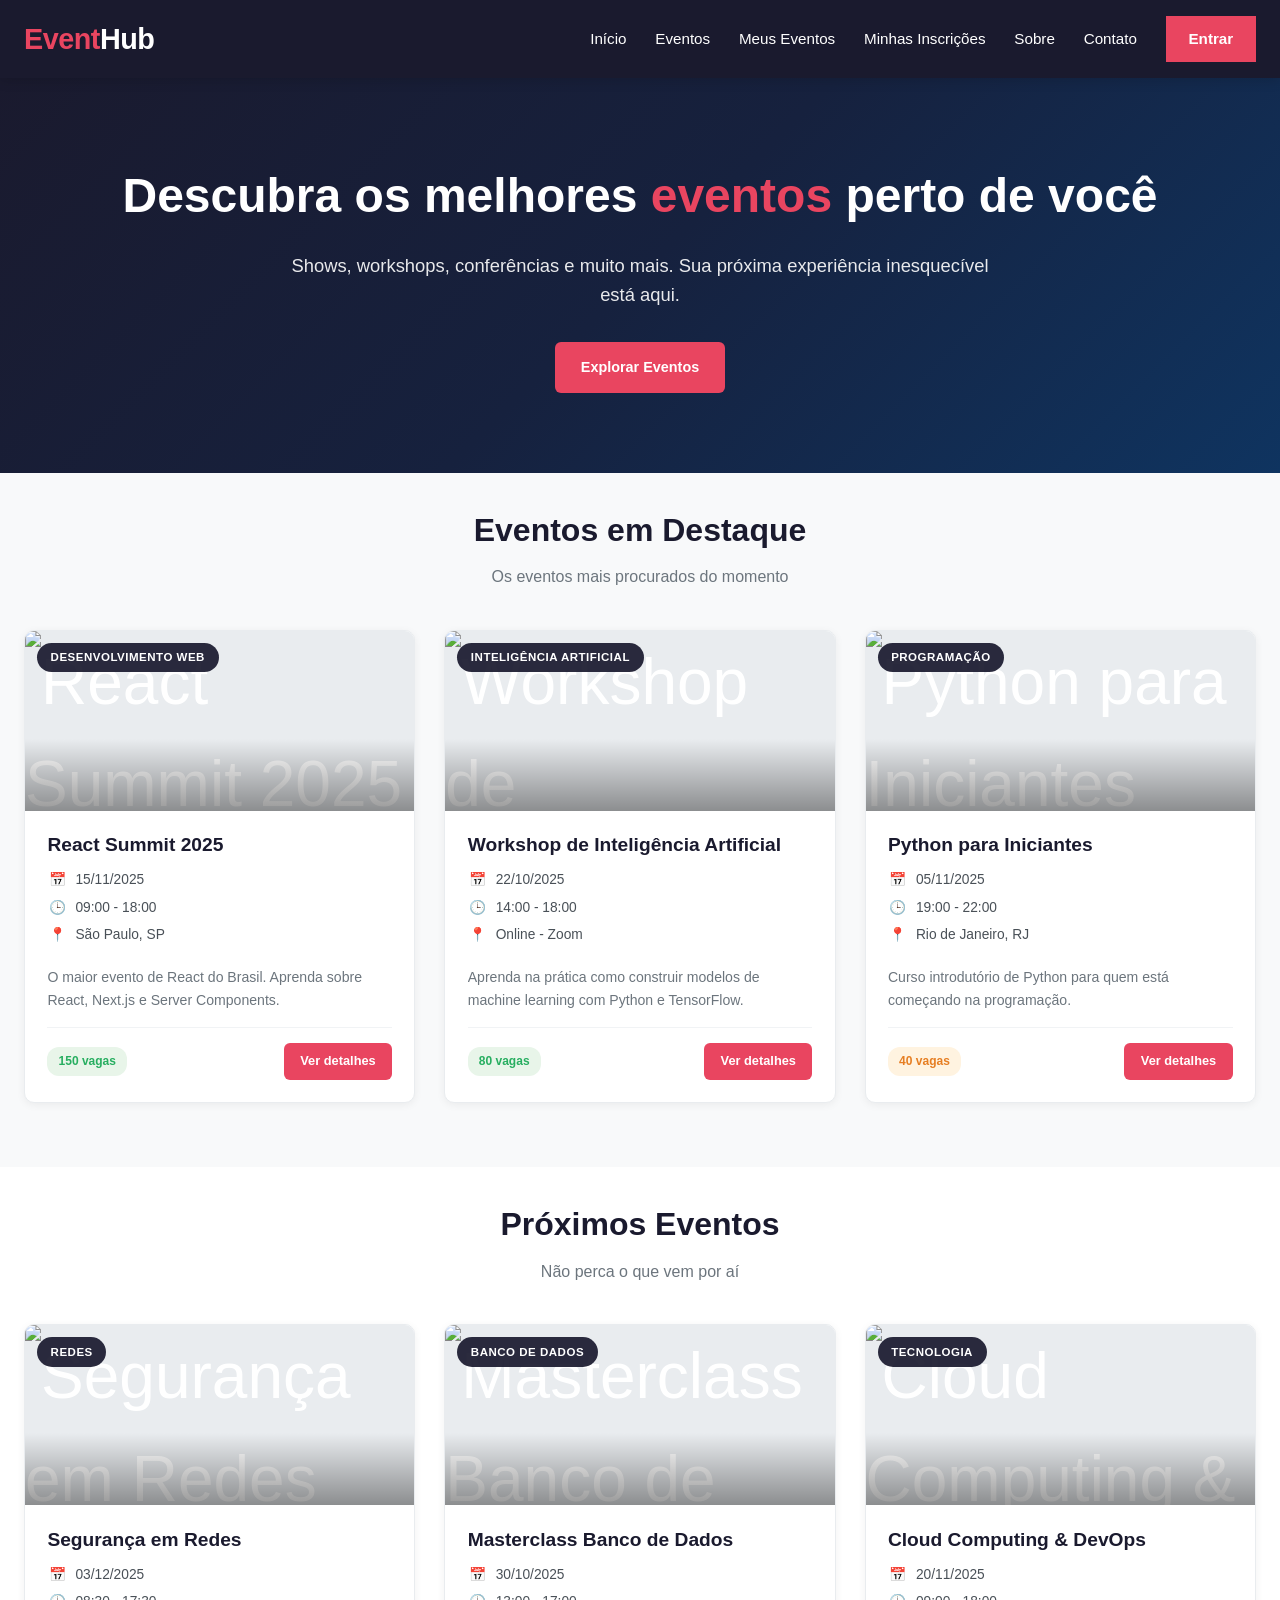
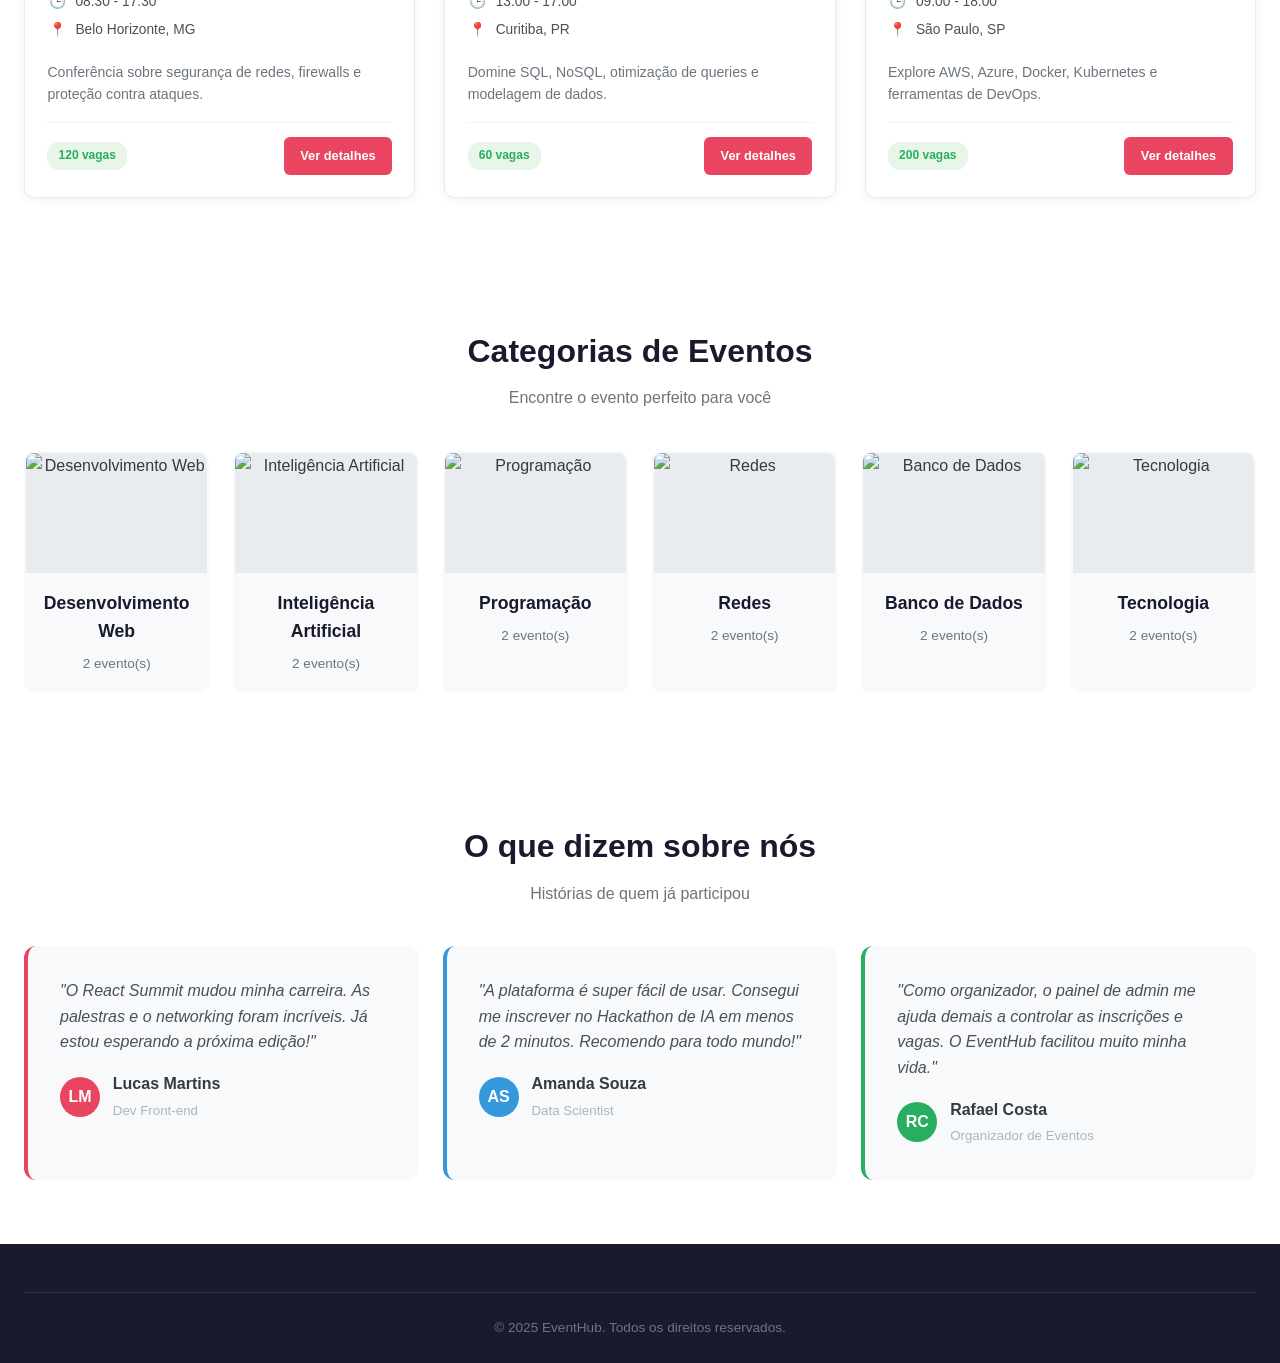
<file: index.html>
<!DOCTYPE html>
<html lang="pt-BR">
<head>
  <meta charset="UTF-8">
  <meta name="viewport" content="width=device-width, initial-scale=1.0">
  <title>EventHub — Sua plataforma de eventos</title>
  <link rel="stylesheet" href="css/style.css">
  <link rel="stylesheet" href="css/eventos.css">
</head>
<body>
  <header class="site-header">
    <div class="container navbar">
      <a href="index.html" class="logo">Event<span>Hub</span></a>
      <nav>
        <ul class="nav-menu" id="navMenu">
          <li><a href="index.html">Início</a></li>
          <li><a href="eventos.html">Eventos</a></li>
          <li id="adminLink" style="display:none;"><a href="admin.html">Admin</a></li>
          <li><a href="meus-eventos.html">Meus Eventos</a></li> <!-- 👈 NOVO LINK FIXO -->
          <li><a href="participantes.html">Minhas Inscrições</a></li>
          <li><a href="sobre.html">Sobre</a></li>
          <li><a href="contato.html">Contato</a></li>
          <li id="userMenu"><a href="login.html" class="btn-login">Entrar</a></li>
        </ul>
      </nav>
      <button class="mobile-toggle" id="mobileToggle" aria-label="Menu">☰</button>
    </div>
  </header>

  <section class="hero">
    <div class="container">
      <h1>Descubra os melhores <span>eventos</span> perto de você</h1>
      <p>Shows, workshops, conferências e muito mais. Sua próxima experiência inesquecível está aqui.</p>
      <div class="hero-actions">
        <a href="eventos.html" class="btn btn-primary">Explorar Eventos</a>
        
      </div>
    </div>
  </section>

  <section class="events-section">
    <div class="container">
      <h2 class="section-title">Eventos em Destaque</h2>
      <p class="section-subtitle">Os eventos mais procurados do momento</p>
      <div class="events-grid" id="destaques"></div>
    </div>
  </section>

  <section class="events-section" style="background:white;">
    <div class="container">
      <h2 class="section-title">Próximos Eventos</h2>
      <p class="section-subtitle">Não perca o que vem por aí</p>
      <div class="events-grid" id="proximos"></div>
    </div>
  </section>

  <section class="categories-section">
    <div class="container">
      <h2 class="section-title">Categorias de Eventos</h2>
      <p class="section-subtitle">Encontre o evento perfeito para você</p>
      <div class="categories-grid" id="categoriasGrid"></div>
    </div>
  </section>
  <section style="padding: 4rem 0; background: white;">
    <div class="container">
      <h2 class="section-title">O que dizem sobre nós</h2>
      <p class="section-subtitle">Histórias de quem já participou</p>
      
      <div style="display: grid; grid-template-columns: repeat(auto-fit, minmax(300px, 1fr)); gap: 1.5rem; margin-top: 2rem;">
        <div style="background: var(--gray-50); padding: 2rem; border-radius: 12px; border-left: 4px solid var(--primary);">
          <p style="font-style: italic; color: var(--gray-700); margin-bottom: 1rem;">"O React Summit mudou minha carreira. As palestras e o networking foram incríveis. Já estou esperando a próxima edição!"</p>
          <div style="display: flex; align-items: center; gap: 0.8rem;">
            <div style="width: 40px; height: 40px; border-radius: 50%; background: var(--primary); color: white; display: flex; align-items: center; justify-content: center; font-weight: bold;">LM</div>
            <div><strong>Lucas Martins</strong><br><small style="color: var(--gray-500);">Dev Front-end</small></div>
          </div>
        </div>

        <div style="background: var(--gray-50); padding: 2rem; border-radius: 12px; border-left: 4px solid var(--info);">
          <p style="font-style: italic; color: var(--gray-700); margin-bottom: 1rem;">"A plataforma é super fácil de usar. Consegui me inscrever no Hackathon de IA em menos de 2 minutos. Recomendo para todo mundo!"</p>
          <div style="display: flex; align-items: center; gap: 0.8rem;">
            <div style="width: 40px; height: 40px; border-radius: 50%; background: var(--info); color: white; display: flex; align-items: center; justify-content: center; font-weight: bold;">AS</div>
            <div><strong>Amanda Souza</strong><br><small style="color: var(--gray-500);">Data Scientist</small></div>
          </div>
        </div>

        <div style="background: var(--gray-50); padding: 2rem; border-radius: 12px; border-left: 4px solid var(--success);">
          <p style="font-style: italic; color: var(--gray-700); margin-bottom: 1rem;">"Como organizador, o painel de admin me ajuda demais a controlar as inscrições e vagas. O EventHub facilitou muito minha vida."</p>
          <div style="display: flex; align-items: center; gap: 0.8rem;">
            <div style="width: 40px; height: 40px; border-radius: 50%; background: var(--success); color: white; display: flex; align-items: center; justify-content: center; font-weight: bold;">RC</div>
            <div><strong>Rafael Costa</strong><br><small style="color: var(--gray-500);">Organizador de Eventos</small></div>
          </div>
        </div>
      </div>
    </div>
  </section>


  <footer>
    <div class="container">
      <div class="footer-bottom"><p>&copy; 2025 EventHub. Todos os direitos reservados.</p></div>
    </div>
  </footer>

  <script src="js/app.js"></script>
  <script src="js/auth.js"></script>
  <script>
    document.addEventListener('DOMContentLoaded', () => {
      try {
        let eventos = DB.getEventos();
        if (!eventos || eventos.length === 0) { localStorage.removeItem('eventhub_eventos'); DB.init(); eventos = DB.getEventos(); }

        function cardHome(e) {
          const imgUrl = obterImagemEvento(e);
          const vagasClass = e.vagas <= 10 ? 'full' : e.vagas <= 50 ? 'low' : '';
          return `
            <article class="event-card">
              <div class="event-image event-image-photo">
                <img src="${imgUrl}" class="img-cover" alt="${e.nome}" loading="lazy" onerror="this.src='${IMAGEM_FALLBACK}'">
                <span class="event-category-badge">${e.categoria}</span>
              </div>
              <div class="event-info">
                <h3>${e.nome}</h3>
                <ul class="event-meta-list">
                  <li><span class="icon">📅</span> ${formatarData(e.data)}</li>
                  <li><span class="icon">🕒</span> ${e.horario}</li>
                  <li><span class="icon">📍</span> ${e.local}</li>
                </ul>
                <p class="event-description">${e.descricao}</p>
                <div class="event-footer">
                  <span class="badge ${vagasClass}">${e.vagas} vagas</span>
                  <a href="evento.html?id=${e.id}" class="btn btn-primary btn-sm">Ver detalhes</a>
                </div>
              </div>
            </article>`;
        }

        // Skeleton Loading
        const skeletonHTML = `
          <article class="event-card" style="pointer-events:none;">
            <div class="skeleton skeleton-image"></div>
            <div class="event-info">
              <div class="skeleton skeleton-title"></div>
              <div class="skeleton skeleton-text" style="width:80%"></div>
              <div class="skeleton skeleton-text" style="width:60%"></div>
              <div class="skeleton skeleton-text" style="width:90%; margin-top:15px;"></div>
            </div>
          </article>`;
        document.getElementById('destaques').innerHTML = skeletonHTML + skeletonHTML + skeletonHTML;

        setTimeout(() => {
          document.getElementById('destaques').innerHTML = eventos.slice(0, 3).map(cardHome).join('');
          document.getElementById('proximos').innerHTML = eventos.slice(3, 6).map(cardHome).join('');
        }, 800);

        const categorias = [...new Set(eventos.map(e => e.categoria))];
        document.getElementById('categoriasGrid').innerHTML = categorias.map(cat => {
          const count = eventos.filter(e => e.categoria === cat).length;
          const img = IMAGENS_CATEGORIA[cat] || IMAGEM_FALLBACK;
          return `
            <a href="eventos.html?categoria=${encodeURIComponent(cat)}" class="category-card category-card-photo" style="padding:0;overflow:hidden;">
              <div class="category-photo"><img src="${img}" class="img-cover" alt="${cat}" onerror="this.src='${IMAGEM_FALLBACK}'"></div>
              <div style="padding:1rem;text-align:center;"><h3>${cat}</h3><span>${count} evento(s)</span></div>
            </a>`;
        }).join('');
      } catch (erro) {
        console.error(erro);
      }
    });
  </script>
</body>
</html>
</file>
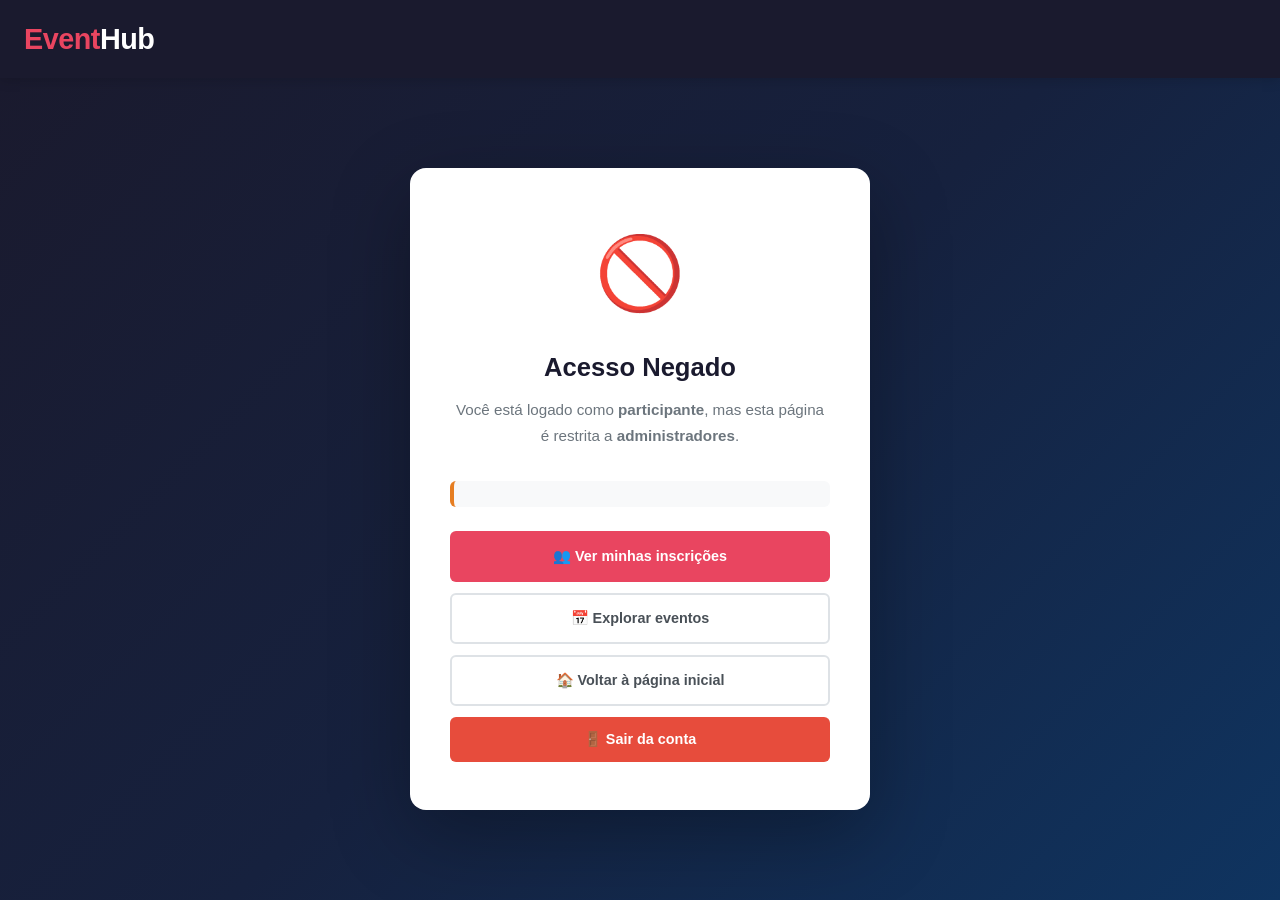
<file: acesso-negado.html>
<!DOCTYPE html>
<html lang="pt-BR">
<head>
  <meta charset="UTF-8">
  <meta name="viewport" content="width=device-width, initial-scale=1.0">
  <title>Acesso Negado — EventHub</title>
  <link rel="stylesheet" href="css/style.css">
  <style>
    .negado-wrapper {
      flex: 1;
      display: flex;
      align-items: center;
      justify-content: center;
      padding: 3rem 1rem;
      background: linear-gradient(135deg, var(--dark) 0%, var(--dark-2) 50%, var(--dark-3) 100%);
    }
    .negado-card {
      background: white;
      border-radius: 16px;
      padding: 3rem 2.5rem;
      width: 100%;
      max-width: 460px;
      text-align: center;
      box-shadow: 0 25px 80px rgba(0,0,0,0.3);
      animation: negadoIn 0.4s ease;
    }
    @keyframes negadoIn {
      from { opacity: 0; transform: scale(0.95); }
      to { opacity: 1; transform: scale(1); }
    }
    .negado-icon {
      font-size: 4.5rem;
      display: block;
      margin-bottom: 1rem;
    }
    .negado-title {
      font-size: 1.6rem;
      color: var(--dark);
      margin-bottom: 0.6rem;
    }
    .negado-desc {
      color: var(--gray-600);
      font-size: 0.95rem;
      margin-bottom: 2rem;
      line-height: 1.7;
    }
    .negado-actions {
      display: flex;
      flex-direction: column;
      gap: 0.7rem;
    }
    .negado-user {
      background: var(--gray-50);
      padding: 0.8rem 1rem;
      border-radius: var(--radius-sm);
      font-size: 0.85rem;
      color: var(--gray-700);
      margin-bottom: 1.5rem;
      border-left: 4px solid var(--warning);
    }
  </style>
</head>
<body>
  <header class="site-header">
    <div class="container navbar">
      <a href="index.html" class="logo">Event<span>Hub</span></a>
    </div>
  </header>

  <div class="negado-wrapper">
    <div class="negado-card">
      <span class="negado-icon">🚫</span>
      <h1 class="negado-title">Acesso Negado</h1>
      <p class="negado-desc">
        Você está logado como <strong>participante</strong>, mas esta página é
        restrita a <strong>administradores</strong>.
      </p>

      <div class="negado-user" id="infoUsuario"></div>

      <div class="negado-actions">
        <a href="participantes.html" class="btn btn-primary" style="width:100%;">
          👥 Ver minhas inscrições
        </a>
        <a href="eventos.html" class="btn btn-outline" style="width:100%;">
          📅 Explorar eventos
        </a>
        <a href="index.html" class="btn btn-outline" style="width:100%;">
          🏠 Voltar à página inicial
        </a>
        <button class="btn btn-danger" id="logoutBtn" style="width:100%;">
          🚪 Sair da conta
        </button>
      </div>
    </div>
  </div>

  <script src="js/app.js"></script>
  <script src="js/auth.js"></script>
  <script>
    const sessao = Auth.getSessao();
    if (sessao) {
      document.getElementById('infoUsuario').innerHTML =
        `Logado como: <strong>${sessao.email}</strong><br>Perfil: <strong>${sessao.tipo}</strong>`;
    }
    document.getElementById('logoutBtn').addEventListener('click', () => {
      Auth.logout();
      location.href = 'login.html';
    });
  </script>
</body>
</html>
</file>
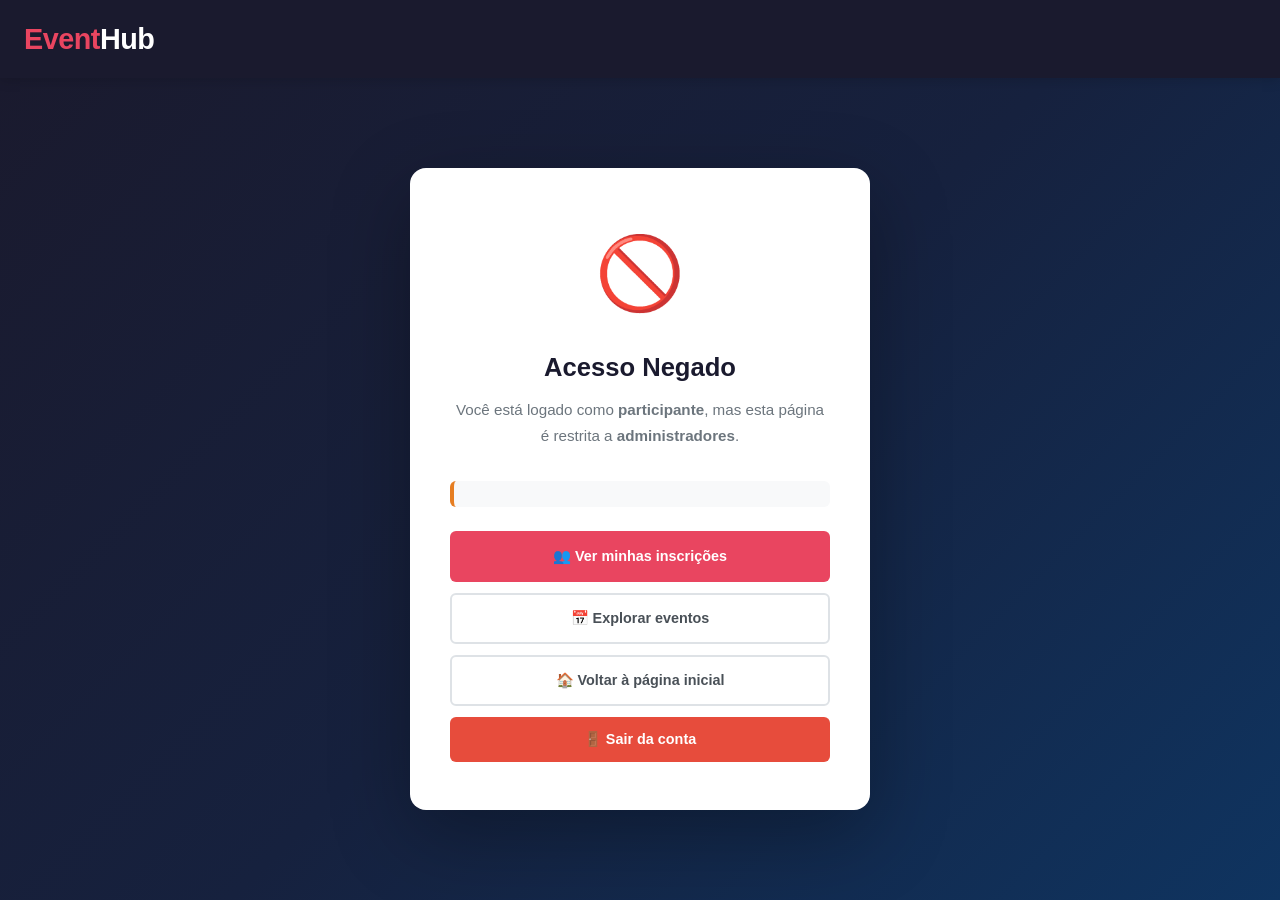
<file: admin.html>
<!DOCTYPE html>
<html lang="pt-BR">
<head>
  <meta charset="UTF-8">
  <meta name="viewport" content="width=device-width, initial-scale=1.0">
  <title>Dashboard Administrativo — EventHub</title>
  <link rel="stylesheet" href="css/style.css">
  <link rel="stylesheet" href="css/admin.css">
  <style>
    /* ===== MENU DE ABAS DO ADMIN ===== */
    .admin-menu-tabs {
      display: flex;
      gap: 0.5rem;
      border-bottom: 2px solid var(--gray-200, #e5e5e5);
      margin-bottom: 1.5rem;
      flex-wrap: wrap;
    }

    .admin-menu-item {
      padding: 0.75rem 1.25rem;
      font-weight: 700;
      font-size: 0.9rem;
      color: var(--gray-600, #666);
      text-decoration: none;
      border-bottom: 3px solid transparent;
      transition: all 0.2s ease;
      margin-bottom: -2px;
      cursor: pointer;
    }

    .admin-menu-item:hover {
      color: var(--primary, #e94560);
      background: rgba(233, 69, 96, 0.05);
    }

    .admin-menu-item.active {
      color: var(--primary, #e94560);
      border-bottom-color: var(--primary, #e94560);
    }

    .admin-section-tab {
      display: none;
    }

    .admin-section-tab.active {
      display: block;
      animation: fadeIn 0.3s ease;
    }

    @keyframes fadeIn {
      from { opacity: 0; transform: translateY(8px); }
      to   { opacity: 1; transform: translateY(0); }
    }
  </style>
</head>
<body>
  <header class="site-header">
    <div class="container navbar">
      <a href="index.html" class="logo">Event<span>Hub</span></a>
      <nav>
        <ul class="nav-menu" id="navMenu">
          <li><a href="index.html">Início</a></li>
          <li><a href="eventos.html">Eventos</a></li>
          <li id="adminLink" style="display:none;"><a href="admin.html">Admin</a></li>
          <li><a href="meus-eventos.html">Meus Eventos</a></li>
          <li><a href="participantes.html">Minhas Inscrições</a></li>
          <li><a href="sobre.html">Sobre</a></li>
          <li><a href="contato.html">Contato</a></li>
          <li id="userMenu"></li>
        </ul>
      </nav>
      <button class="mobile-toggle" id="mobileToggle" aria-label="Menu">☰</button>
    </div>
  </header>

  <section class="page-header">
    <div class="container">
      <h1>Painel <span>Administrativo</span></h1>
      <p>Gerencie eventos, inscrições, participantes e mensagens</p>
    </div>
  </section>

  <section class="dashboard">
    <div class="container">
      <div class="stats-grid" id="statsGrid"></div>

      <!-- ===== MENU DE ABAS ===== -->
      <div class="admin-menu-tabs" id="adminTabs">
        <a href="#secao-eventos" class="admin-menu-item active">📅 Eventos Cadastrados</a>
        <a href="#secao-mensagens" class="admin-menu-item">📩 Mensagens de Contato</a>
      </div>

      <!-- ===== ABA: EVENTOS ===== -->
      <div class="admin-section admin-section-tab active" id="secao-eventos">
        <div class="admin-toolbar" style="align-items: flex-end;">
          <h2>📅 Eventos Cadastrados</h2>
          <div style="display:flex; gap:0.8rem; flex-wrap:wrap; align-items:center;">

            <!-- FILTROS DE EVENTO -->
            <input type="text" class="admin-search" id="buscaEvento" placeholder="🔍 Nome ou local...">

            <select id="filtroCategoria" class="admin-search" style="max-width: 180px; padding: 0.7rem 1rem;">
              <option value="">Todas as categorias</option>
            </select>

            <!-- ORDENAR POR DATA -->
            <select id="ordemData" class="admin-search" style="max-width: 180px; padding: 0.7rem 1rem;">
              <option value="date-asc">Data (Mais próxima)</option>
              <option value="date-desc">Data (Mais distante)</option>
            </select>

            <button class="btn btn-outline" id="btnLimparFiltros" style="padding: 0.7rem 1rem;">✕ Limpar</button>

            <!-- ✅ BOTÕES EXCLUSIVOS DO ADMIN PRINCIPAL -->
            <div id="adminBotoes" style="display:flex; gap:0.8rem; flex-wrap:wrap;">
              <a href="logs.html" class="btn btn-outline" style="border-color: #2c3e50; color: #2c3e50; background: #f0f0f5;">🛡️ Logs</a>
              <a href="cadastro-admin.html" class="btn btn-outline" style="border-color: #8e44ad; color: #8e44ad;">👤 Novo Admin</a>
            </div>

            <!-- BOTÃO DE NOVO EVENTO -->
            <a href="cadastro-evento.html" class="btn btn-primary">+ Novo Evento</a>

          </div>
        </div>
        <div class="admin-table-wrapper">
          <table class="admin-table">
            <thead>
              <tr>
                <th>Evento</th>
                <th>Categoria</th>
                <th>Data</th>
                <th>Vagas</th>
                <th>Inscritos</th>
                <th>Ações</th>
              </tr>
            </thead>
            <tbody id="tabelaEventos"></tbody>
          </table>
        </div>
      </div>

      <!-- ===== ABA: MENSAGENS DE CONTATO ===== -->
      <div class="admin-section admin-section-tab" id="secao-mensagens">
        <div class="admin-toolbar">
          <h2>📩 Mensagens de Contato</h2>
          <div style="display:flex;gap:0.8rem;flex-wrap:wrap;">
            <input type="text" class="admin-search" id="buscaMensagem" placeholder="🔍 Pesquisar mensagem...">
            <button class="btn btn-danger" id="limparMensagens">🗑 Limpar todas</button>
          </div>
        </div>
        <div class="admin-table-wrapper">
          <table class="admin-table">
            <thead>
              <tr>
                <th>Nome</th>
                <th>E-mail</th>
                <th>Assunto</th>
                <th>Mensagem</th>
                <th>Data</th>
                <th>Ações</th>
              </tr>
            </thead>
            <tbody id="tabelaMensagens"></tbody>
          </table>
        </div>
      </div>

    </div>
  </section>

  <!-- Modal Editar Evento -->
  <div class="modal-overlay" id="modalEditar">
    <div class="modal">
      <button class="modal-close" id="fecharModal">✕</button>
      <div class="modal-body">
        <h2>✏️ Editar Evento</h2>
        <form id="formEditar">
          <input type="hidden" id="editId">
          <div class="form-group">
            <label>Nome do evento</label>
            <input type="text" id="editNome" required>
          </div>
          <div class="form-row">
            <div class="form-group">
              <label>Categoria</label>
              <select id="editCategoria" required></select>
            </div>
            <div class="form-group">
              <label>Data</label>
              <input type="date" id="editData" required>
            </div>
          </div>
          <div class="form-row">
            <div class="form-group">
              <label>Horário</label>
              <input type="text" id="editHorario" required>
            </div>
            <div class="form-group">
              <label>Local</label>
              <input type="text" id="editLocal" required>
            </div>
          </div>
          <div class="form-row">
            <div class="form-group">
              <label>Vagas</label>
              <input type="number" id="editVagas" min="1" required>
            </div>
            <div class="form-group">
              <label>Responsável</label>
              <input type="text" id="editResponsavel" required>
            </div>
          </div>
          <div class="form-group">
            <label>Descrição</label>
            <textarea id="editDescricao" required></textarea>
          </div>
          <button type="submit" class="btn btn-primary" style="width:100%;">💾 Salvar alterações</button>
        </form>
      </div>
    </div>
  </div>

  <!-- Modal Ver Mensagem -->
  <div class="modal-overlay" id="modalMensagem">
    <div class="modal" style="max-width:600px;">
      <button class="modal-close" id="fecharModalMsg">✕</button>
      <div class="modal-body" id="conteudoMensagem"></div>
    </div>
  </div>

  <footer>
    <div class="container">
      <div class="footer-bottom">
        <p>&copy; 2025 EventHub. Todos os direitos reservados.</p>
      </div>
    </div>
  </footer>

  <script src="js/app.js"></script>
  <script src="js/auth.js"></script>
  <script>
    // ✅ Protege a página: só admins podem entrar
    const sessao = Auth.getSessao();
    if (!sessao || sessao.tipo !== 'admin') {
      window.location.href = 'acesso-negado.html';
    }
  </script>
  <script src="js/admin.js"></script>

  <!-- ===== CONTROLE DAS ABAS ===== -->
  <script>
    document.addEventListener('DOMContentLoaded', () => {
      const menuItems = document.querySelectorAll('.admin-menu-item');
      const sections  = document.querySelectorAll('.admin-section-tab');

      function ativarAba(item) {
        menuItems.forEach(i => i.classList.remove('active'));
        sections.forEach(s => s.classList.remove('active'));

        item.classList.add('active');

        const targetId = item.getAttribute('href').replace('#', '');
        const target = document.getElementById(targetId);
        if (target) target.classList.add('active');

        history.replaceState(null, '', '#' + targetId);
      }

      menuItems.forEach(item => {
        item.addEventListener('click', (e) => {
          e.preventDefault();
          ativarAba(item);
        });
      });

      // Se a URL tiver hash (#secao-mensagens, por exemplo), abre a aba certa
      const hash = window.location.hash.replace('#', '');
      if (hash) {
        const target = document.querySelector(`.admin-menu-item[href="#${hash}"]`);
        if (target) {
          ativarAba(target);
        } else {
          // Se o hash não corresponder a nenhuma aba, força a primeira
          if (menuItems[0]) ativarAba(menuItems[0]);
        }
      }
    });
  </script>
</body>
</html>
</file>
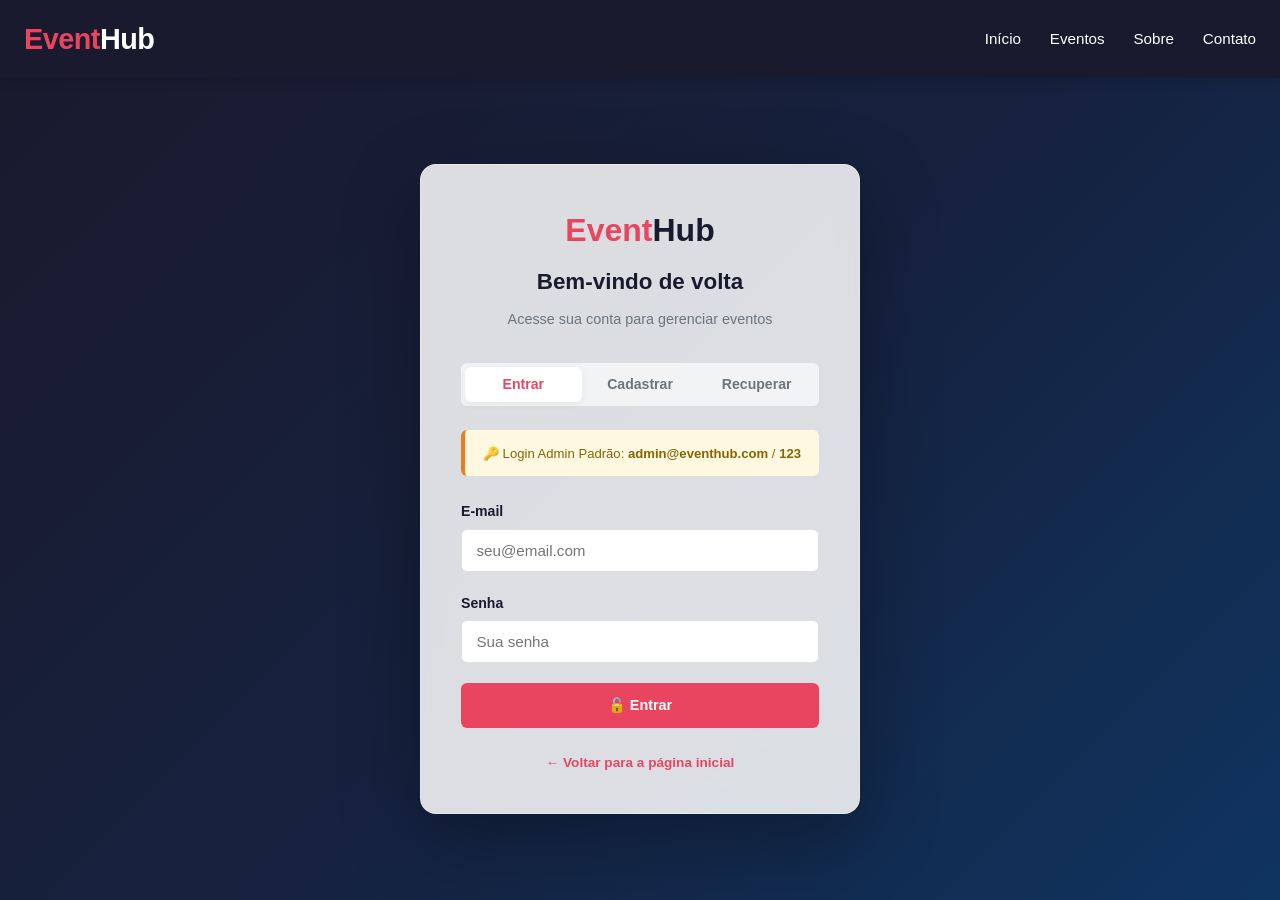
<file: cadastro-admin.html>
<!DOCTYPE html>
<html lang="pt-BR">
<head>
  <meta charset="UTF-8">
  <meta name="viewport" content="width=device-width, initial-scale=1.0">
  <title>Criar Novo Admin — EventHub</title>
  <link rel="stylesheet" href="css/style.css">
</head>
<body>
  <header class="site-header">
    <div class="container navbar">
      <a href="index.html" class="logo">Event<span>Hub</span></a>
      <nav>
        <ul class="nav-menu" id="navMenu">
          <li><a href="index.html">Início</a></li>
          <li><a href="eventos.html">Eventos</a></li>
          <li id="adminLink"><a href="admin.html" class="active">Admin</a></li>
          <li><a href="participantes.html">Participantes</a></li>
          <li><a href="sobre.html">Sobre</a></li>
          <li><a href="contato.html">Contato</a></li>
          <li id="userMenu"></li>
        </ul>
      </nav>
      <button class="mobile-toggle" id="mobileToggle" aria-label="Menu">☰</button>
    </div>
  </header>

  <section class="page-header">
    <div class="container">
      <h1>Novo <span>Administrador</span></h1>
      <p>Crie credenciais de acesso total para um novo membro da equipe</p>
    </div>
  </section>

  <section style="padding:3rem 0; flex:1;">
    <div class="container" style="max-width:500px;">
      <form class="form-card" id="formNovoAdmin" novalidate>
        <div style="margin-bottom:1.5rem; padding:1rem; background:#fff3e0; border-left:4px solid var(--warning); border-radius:6px; color:#856404; font-size:0.9rem;">
          ⚠️ <strong>Atenção:</strong> A pessoa cadastrada aqui terá acesso total ao sistema, podendo criar, editar e excluir eventos e participantes.
        </div>

        <div class="form-group">
          <label for="adminEmail">E-mail do novo Admin <span class="req">*</span></label>
          <input type="email" id="adminEmail" placeholder="novo.admin@eventhub.com" required>
          <span class="error-msg">Informe um e-mail válido.</span>
        </div>
        
        <div class="form-group">
          <label for="adminSenha">Senha de Acesso <span class="req">*</span></label>
          <input type="password" id="adminSenha" placeholder="Mínimo 4 caracteres" required>
          <span class="error-msg">Senha deve ter no mínimo 4 caracteres.</span>
        </div>

        <div class="form-group">
          <label for="adminSenha2">Confirmar Senha <span class="req">*</span></label>
          <input type="password" id="adminSenha2" placeholder="Repita a senha" required>
          <span class="error-msg">As senhas não coincidem.</span>
        </div>

        <div style="display:flex; gap:1rem; margin-top:2rem;">
          <a href="admin.html" class="btn btn-outline" style="flex:1;">Cancelar</a>
          <button type="submit" class="btn btn-primary" style="flex:2;">Cadastrar Admin</button>
        </div>
      </form>
    </div>
  </section>

  <footer>
    <div class="container">
      <div class="footer-bottom">
        <p>&copy; 2025 EventHub. Todos os direitos reservados.</p>
      </div>
    </div>
  </footer>

  <script src="js/app.js"></script>
  <script src="js/auth.js"></script>
  <script src="js/validacao.js"></script>
  <script>
    document.addEventListener('DOMContentLoaded', () => {
      // Bloqueia a página se não for admin
      if (!Auth.proteger(true)) return;

      const form = document.getElementById('formNovoAdmin');
      
      form.querySelectorAll('input').forEach(c =>
        c.addEventListener('input', () => Validacao.limparErro(c))
      );

      form.addEventListener('submit', e => {
        e.preventDefault();
        Validacao.limparTodos(form);

        const email = document.getElementById('adminEmail');
        const senha = document.getElementById('adminSenha');
        const senha2 = document.getElementById('adminSenha2');

        let ok = true;
        if (!Validacao.emailValido(email.value.trim())) {
          Validacao.aplicarErro(email, 'E-mail inválido.'); ok = false;
        }
        if (senha.value.length < 4) {
          Validacao.aplicarErro(senha, 'Mínimo 4 caracteres.'); ok = false;
        }
        if (senha.value !== senha2.value) {
          Validacao.aplicarErro(senha2, 'As senhas não coincidem.'); ok = false;
        }

        if (!ok) {
          mostrarToast('Corrija os campos.', 'error', '⚠️');
          return;
        }

        // Chama a função de criar admin que adicionamos no auth.js
        const resultado = Auth.cadastrarAdmin(email.value.trim(), senha.value);
        
        if (!resultado.sucesso) {
          mostrarToast(resultado.mensagem, 'error', '❌');
          Validacao.aplicarErro(email, resultado.mensagem);
          return;
        }

        mostrarToast(resultado.mensagem, 'success', '🎉');
        form.reset();
        
        // Volta para o painel após 2 segundos
        setTimeout(() => {
          window.location.href = 'admin.html';
        }, 2000);
      });
    });
  </script>
</body>
</html>
</file>
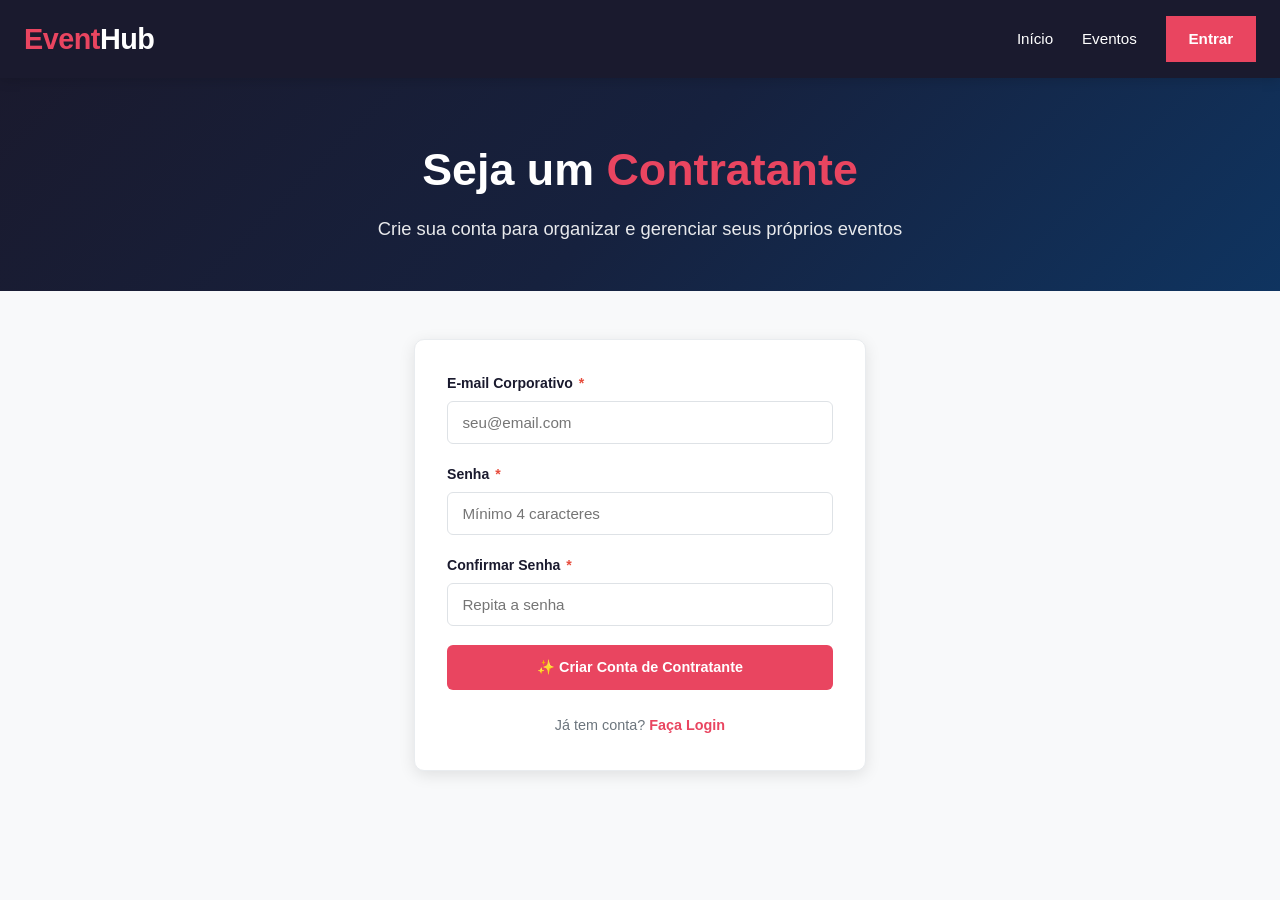
<file: cadastro-contratante.html>
<!DOCTYPE html>
<html lang="pt-BR">
<head>
  <meta charset="UTF-8">
  <meta name="viewport" content="width=device-width, initial-scale=1.0">
  <title>Seja um Contratante — EventHub</title>
  <link rel="stylesheet" href="css/style.css">
</head>
<body>
  <header class="site-header">
    <div class="container navbar">
      <a href="index.html" class="logo">Event<span>Hub</span></a>
      <nav>
        <ul class="nav-menu" id="navMenu">
          <li><a href="index.html">Início</a></li>
          <li><a href="eventos.html">Eventos</a></li>
          <li id="userMenu"><a href="login.html" class="btn-login">Entrar</a></li>
        </ul>
      </nav>
      <button class="mobile-toggle" id="mobileToggle" aria-label="Menu">☰</button>
    </div>
  </header>

  <section class="page-header">
    <div class="container">
      <h1>Seja um <span>Contratante</span></h1>
      <p>Crie sua conta para organizar e gerenciar seus próprios eventos</p>
    </div>
  </section>

  <section style="padding:3rem 0; flex:1;">
    <div class="container" style="max-width:500px;">
      <form class="form-card" id="formContratante" novalidate>
        <div class="form-group">
          <label for="email">E-mail Corporativo <span class="req">*</span></label>
          <input type="email" id="email" placeholder="seu@email.com" required>
          <span class="error-msg">E-mail inválido.</span>
        </div>
        <div class="form-group">
          <label for="senha">Senha <span class="req">*</span></label>
          <input type="password" id="senha" placeholder="Mínimo 4 caracteres" required>
          <span class="error-msg">Mínimo 4 caracteres.</span>
        </div>
        <div class="form-group">
          <label for="senha2">Confirmar Senha <span class="req">*</span></label>
          <input type="password" id="senha2" placeholder="Repita a senha" required>
          <span class="error-msg">As senhas não coincidem.</span>
        </div>
        <button type="submit" class="btn btn-primary" style="width:100%;">✨ Criar Conta de Contratante</button>
        
        <p style="text-align:center; margin-top:1.5rem; font-size:0.9rem; color:var(--gray-600);">
          Já tem conta? <a href="login.html" style="color:var(--primary); font-weight:bold;">Faça Login</a>
        </p>
      </form>
    </div>
  </section>

  <script src="js/app.js"></script>
  <script src="js/auth.js"></script>
  <script src="js/validacao.js"></script>
  <script>
    document.addEventListener('DOMContentLoaded', () => {
      const form = document.getElementById('formContratante');
      
      form.querySelectorAll('input').forEach(c =>
        c.addEventListener('input', () => Validacao.limparErro(c))
      );

      form.addEventListener('submit', e => {
        e.preventDefault();
        Validacao.limparTodos(form);

        const email = document.getElementById('email');
        const senha = document.getElementById('senha');
        const senha2 = document.getElementById('senha2');

        let ok = true;
        if (!Validacao.emailValido(email.value.trim())) { Validacao.aplicarErro(email, 'E-mail inválido.'); ok = false; }
        if (senha.value.length < 4) { Validacao.aplicarErro(senha, 'Mínimo 4 caracteres.'); ok = false; }
        if (senha.value !== senha2.value) { Validacao.aplicarErro(senha2, 'As senhas não coincidem.'); ok = false; }

        if (!ok) { mostrarToast('Corrija os campos.', 'error', '⚠️'); return; }

        // Chama a função de cadastro passando o tipo 'contratante'
        const resultado = Auth.cadastrar(email.value.trim(), senha.value, 'contratante');
        
        if (!resultado.sucesso) {
          mostrarToast(resultado.mensagem, 'error', '❌');
          return;
        }

        mostrarToast('Conta criada com sucesso! Faça login.', 'success', '🎉');
        setTimeout(() => { window.location.href = 'login.html'; }, 1500);
      });
    });
  </script>
</body>
</html>
</file>
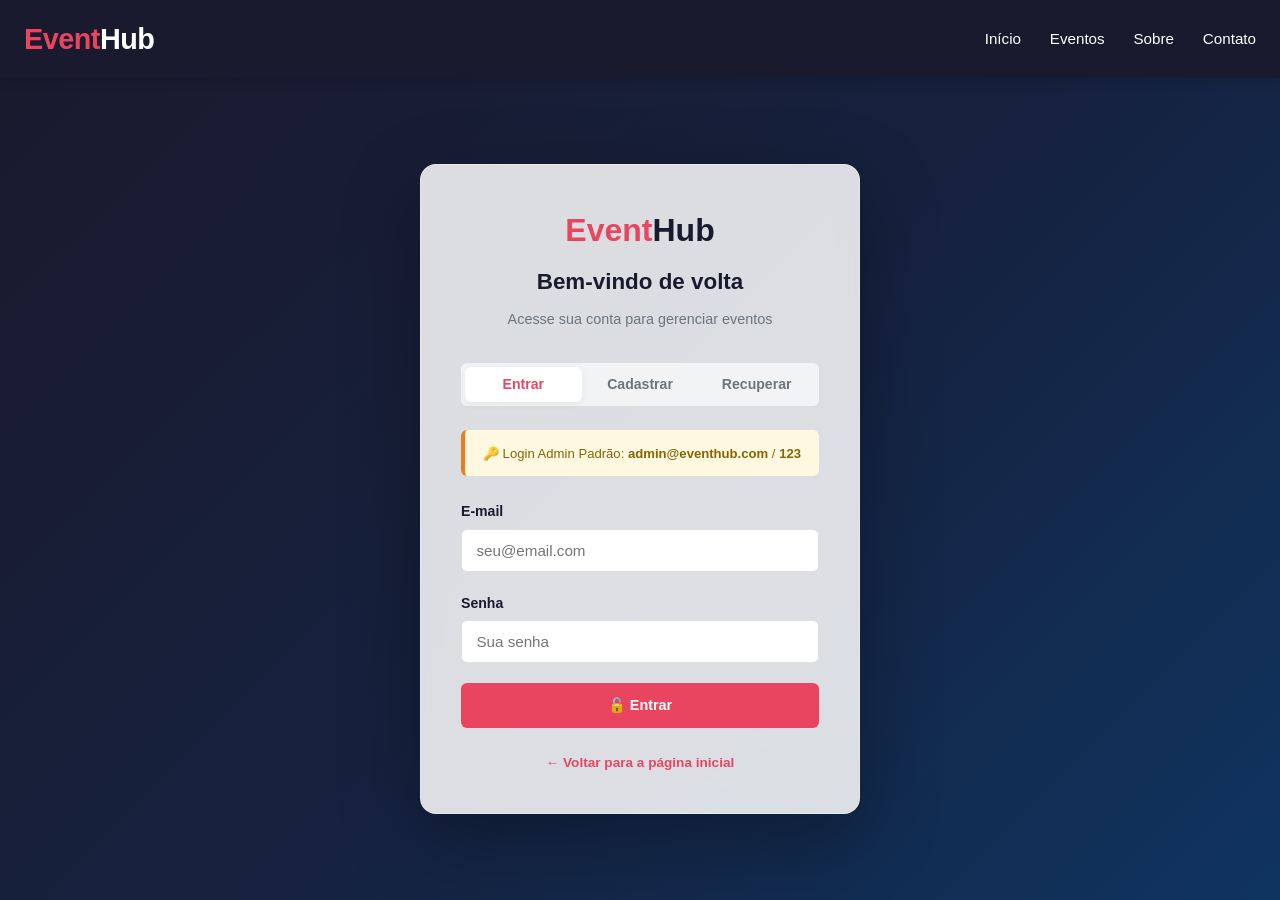
<file: cadastro-evento.html>
<!DOCTYPE html>
<html lang="pt-BR">
<head>
  <meta charset="UTF-8">
  <meta name="viewport" content="width=device-width, initial-scale=1.0">
  <title>Cadastrar Evento — EventHub</title>
  <link rel="stylesheet" href="css/style.css">
</head>
<body>
  <header class="site-header">
    <div class="container navbar">
      <a href="index.html" class="logo">Event<span>Hub</span></a>
      <nav>
        <ul class="nav-menu" id="navMenu">
          <li><a href="index.html">Início</a></li>
          <li><a href="eventos.html">Eventos</a></li>
          <li id="adminLink" style="display:none;"><a href="admin.html">Admin</a></li>
          <li><a href="meus-eventos.html">Meus Eventos</a></li>
          <li><a href="participantes.html">Minhas Inscrições</a></li>
          <li><a href="sobre.html">Sobre</a></li>
          <li><a href="contato.html">Contato</a></li>
          <li id="userMenu"></li>
        </ul>
      </nav>
      <button class="mobile-toggle" id="mobileToggle" aria-label="Menu">☰</button>
    </div>
  </header>

  <section class="page-header">
    <div class="container">
      <h1>Cadastrar <span>Evento</span></h1>
      <p>Adicione um novo evento à plataforma</p>
    </div>
  </section>

  <section style="padding:3rem 0; flex:1;">
    <div class="container" style="max-width:720px;">
      <form class="form-card" id="formEvento" novalidate>
        <div class="form-group">
          <label for="nome">Nome do evento <span class="req">*</span></label>
          <input type="text" id="nome" required>
          <span class="error-msg">Nome obrigatório (mín. 3 caracteres).</span>
        </div>
        <div class="form-row">
          <div class="form-group">
            <label for="categoria">Categoria <span class="req">*</span></label>
            <select id="categoria" required>
              <option value="">Selecione...</option>
              <option value="Tecnologia">Tecnologia</option>
              <option value="Inteligência Artificial">Inteligência Artificial</option>
              <option value="Programação">Programação</option>
              <option value="Redes">Redes</option>
              <option value="Banco de Dados">Banco de Dados</option>
              <option value="Desenvolvimento Web">Desenvolvimento Web</option>
            </select>
            <span class="error-msg">Categoria obrigatória.</span>
          </div>
          <div class="form-group">
            <label for="responsavel">Responsável <span class="req">*</span></label>
            <input type="text" id="responsavel" required>
            <span class="error-msg">Informe o responsável.</span>
          </div>
        </div>
        <div class="form-row">
          <div class="form-group">
            <label for="data">Data <span class="req">*</span></label>
            <input type="date" id="data" required>
            <span class="error-msg">Data obrigatória.</span>
          </div>
          <div class="form-group">
            <label for="horario">Horário <span class="req">*</span></label>
            <input type="text" id="horario" placeholder="09:00 - 18:00" required>
            <span class="error-msg">Informe o horário.</span>
          </div>
        </div>
        <div class="form-row">
          <div class="form-group">
            <label for="local">Local <span class="req">*</span></label>
            <input type="text" id="local" placeholder="Cidade, UF" required>
            <span class="error-msg">Local obrigatório.</span>
          </div>
          <div class="form-group">
            <label for="vagas">Quantidade de vagas <span class="req">*</span></label>
            <input type="number" id="vagas" min="1" required>
            <span class="error-msg">Mínimo 1 vaga.</span>
          </div>
        </div>
        <div class="form-group">
          <label for="descricao">Descrição <span class="req">*</span></label>
          <textarea id="descricao" placeholder="Descreva o evento..." required></textarea>
          <span class="error-msg">Descrição obrigatória (mín. 10 caracteres).</span>
        </div>
        <button type="submit" class="btn btn-primary" style="width:100%;">+ Cadastrar Evento</button>
      </form>
    </div>
  </section>

  <footer>
    <div class="container">
      <div class="footer-bottom">
        <p>&copy; 2025 EventHub. Todos os direitos reservados.</p>
      </div>
    </div>
  </footer>

   <script src="js/app.js"></script>
  <script src="js/auth.js"></script>
  <script src="js/validacao.js"></script>
  <script>
    document.addEventListener('DOMContentLoaded', () => {
      // 🔒 PROTEÇÃO: Qualquer usuário logado pode criar evento
      const sessao = Auth.getSessao();
      if (!sessao) {
        window.location.href = 'login.html?redirect=cadastro-evento.html';
        return;
      }

      const form = document.getElementById('formEvento');

      form.querySelectorAll('input, select, textarea').forEach(c =>
        c.addEventListener('input', () => Validacao.limparErro(c))
      );

      form.addEventListener('submit', e => {
        e.preventDefault();
        Validacao.limparTodos(form);

        const nome = document.getElementById('nome');
        const categoria = document.getElementById('categoria');
        const data = document.getElementById('data');
        const horario = document.getElementById('horario');
        const local = document.getElementById('local');
        const vagas = document.getElementById('vagas');
        const descricao = document.getElementById('descricao');
        const responsavel = document.getElementById('responsavel');

        let ok = true;
        if (nome.value.trim().length < 3) { Validacao.aplicarErro(nome, 'Nome inválido.'); ok = false; }
        if (!categoria.value) { Validacao.aplicarErro(categoria, 'Categoria obrigatória.'); ok = false; }
        if (!data.value) { Validacao.aplicarErro(data, 'Data obrigatória.'); ok = false; }
        if (!horario.value.trim()) { Validacao.aplicarErro(horario, 'Horário obrigatório.'); ok = false; }
        if (!local.value.trim()) { Validacao.aplicarErro(local, 'Local obrigatório.'); ok = false; }
        if (!vagas.value || parseInt(vagas.value) < 1) { Validacao.aplicarErro(vagas, 'Mínimo 1 vaga.'); ok = false; }
        if (descricao.value.trim().length < 10) { Validacao.aplicarErro(descricao, 'Mín. 10 caracteres.'); ok = false; }
        if (!responsavel.value.trim()) { Validacao.aplicarErro(responsavel, 'Responsável obrigatório.'); ok = false; }

        if (!ok) { mostrarToast('Corrija os campos.', 'error', '⚠️'); return; }

        const cores = [
          'linear-gradient(135deg, #667eea 0%, #764ba2 100%)',
          'linear-gradient(135deg, #f093fb 0%, #f5576c 100%)',
          'linear-gradient(135deg, #4facfe 0%, #00f2fe 100%)',
          'linear-gradient(135deg, #43e97b 0%, #38f9d7 100%)',
          'linear-gradient(135deg, #fa709a 0%, #fee140 100%)'
        ];
        const emojis = { 'Tecnologia':'☁️', 'Inteligência Artificial':'🤖', 'Programação':'⚡', 'Redes':'🌐', 'Banco de Dados':'🗄️', 'Desenvolvimento Web':'💻' };

        DB.addEvento({
          nome: nome.value.trim(),
          categoria: categoria.value,
          data: data.value,
          horario: horario.value.trim(),
          local: local.value.trim(),
          vagas: parseInt(vagas.value),
          descricao: descricao.value.trim(),
          responsavel: responsavel.value.trim(),
          imagem: emojis[categoria.value] || '📌',
          cor: cores[Math.floor(Math.random() * cores.length)],
          programacao: [],
          criador: sessao.email // 👈 SALVA QUEM CRIOU
        });

        registrarLog('Cadastrar Evento', `Novo evento criado: "${nome.value.trim()}" por ${sessao.email}.`);

        mostrarToast('Evento cadastrado com sucesso!', 'success', '✅');
        // Redireciona para Meus Eventos em vez do Admin
        setTimeout(() => { window.location.href = 'meus-eventos.html'; }, 1200);
      });
    });
  </script>
</body>
</html>
</file>
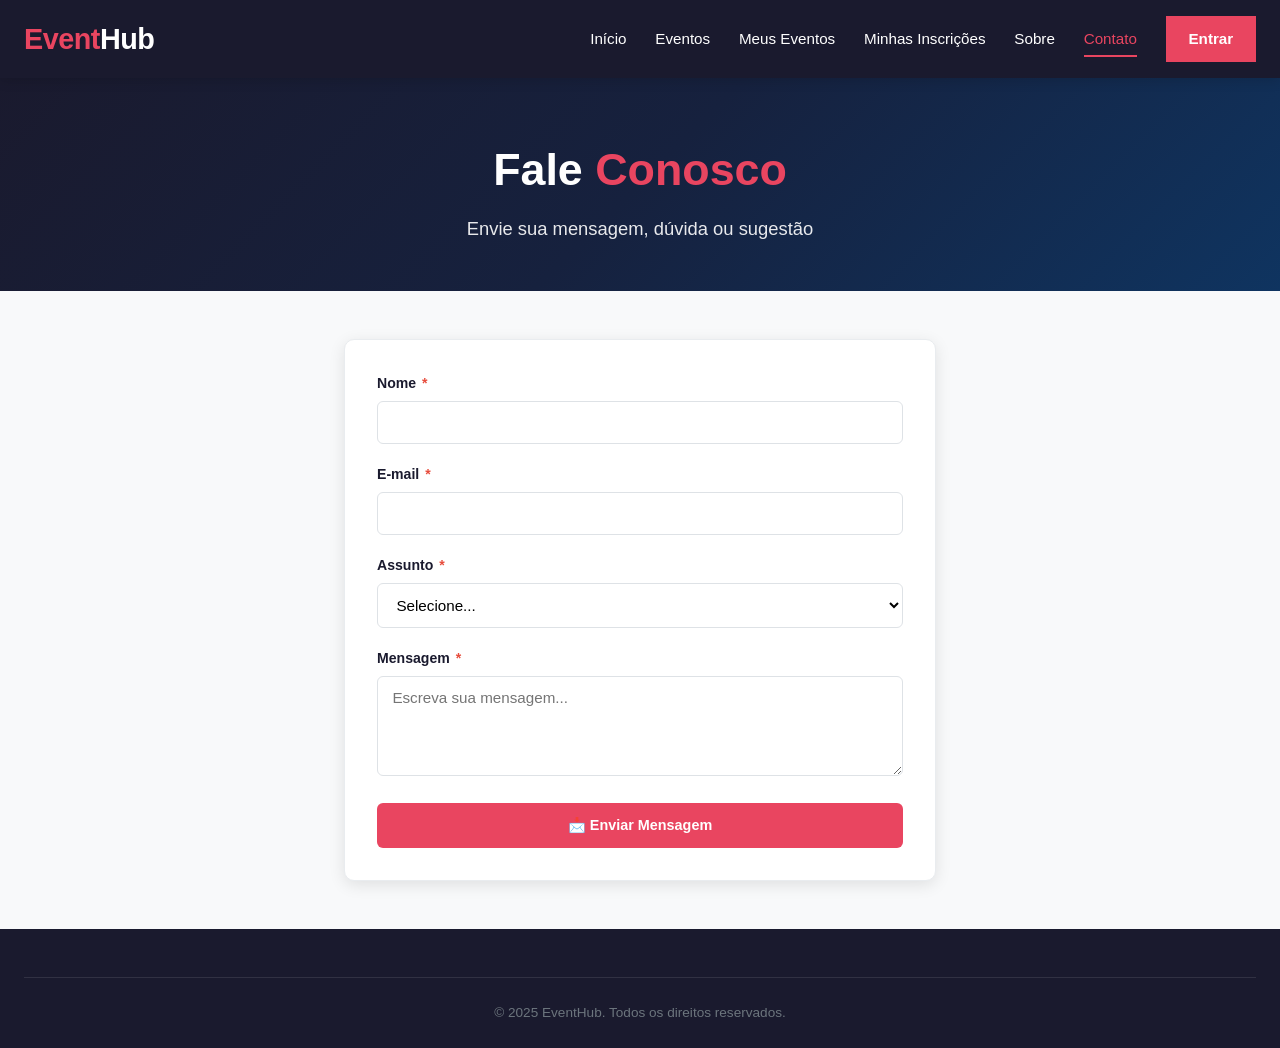
<file: contato.html>
<!DOCTYPE html>
<html lang="pt-BR">
<head>
  <meta charset="UTF-8">
  <meta name="viewport" content="width=device-width, initial-scale=1.0">
  <title>Contato — EventHub</title>
  <link rel="stylesheet" href="css/style.css">
</head>
<body>
  <!-- HEADER PADRONIZADO -->
  <header class="site-header">
    <div class="container navbar">
      <a href="index.html" class="logo">Event<span>Hub</span></a>
      <nav>
        <ul class="nav-menu" id="navMenu">
          <li><a href="index.html">Início</a></li>
          <li><a href="eventos.html">Eventos</a></li>
          <li id="adminLink" style="display:none;"><a href="admin.html">Admin</a></li>
          <li><a href="meus-eventos.html">Meus Eventos</a></li> <!-- 👈 NOVO LINK FIXO -->
          <li><a href="participantes.html">Minhas Inscrições</a></li>
          <li><a href="sobre.html">Sobre</a></li>
          <li><a href="contato.html" class="active">Contato</a></li>
          <li id="userMenu"><a href="login.html" class="btn-login">Entrar</a></li>
        </ul>
      </nav>
      <button class="mobile-toggle" id="mobileToggle" aria-label="Menu">☰</button>
    </div>
  </header>

  <section class="page-header">
    <div class="container">
      <h1>Fale <span>Conosco</span></h1>
      <p>Envie sua mensagem, dúvida ou sugestão</p>
    </div>
  </section>

  <section style="padding:3rem 0; flex:1;">
    <div class="container" style="max-width:640px;">
      <form class="form-card" id="formContato" novalidate>
        <div class="form-group">
          <label for="nomeContato">Nome <span class="req">*</span></label>
          <input type="text" id="nomeContato" required>
          <span class="error-msg">Informe seu nome (mín. 3 letras).</span>
        </div>
        <div class="form-group">
          <label for="emailContato">E-mail <span class="req">*</span></label>
          <input type="email" id="emailContato" required>
          <span class="error-msg">E-mail inválido.</span>
        </div>
        <div class="form-group">
          <label for="assuntoContato">Assunto <span class="req">*</span></label>
          <select id="assuntoContato" required>
            <option value="">Selecione...</option>
            <option value="duvida">Dúvida</option>
            <option value="sugestao">Sugestão</option>
            <option value="reclamacao">Reclamação</option>
            <option value="parceria">Parceria</option>
            <option value="outro">Outro</option>
          </select>
          <span class="error-msg">Escolha um assunto.</span>
        </div>
        <div class="form-group">
          <label for="mensagemContato">Mensagem <span class="req">*</span></label>
          <textarea id="mensagemContato" placeholder="Escreva sua mensagem..." required></textarea>
          <span class="error-msg">Mensagem obrigatória (mín. 10 caracteres).</span>
        </div>
        <button type="submit" class="btn btn-primary" style="width:100%;">📩 Enviar Mensagem</button>
      </form>
    </div>
  </section>

  <footer>
    <div class="container">
      <div class="footer-bottom">
        <p>&copy; 2025 EventHub. Todos os direitos reservados.</p>
      </div>
    </div>
  </footer>

  <!-- SCRIPTS OBRIGATÓRIOS -->
  <script src="js/app.js"></script>
  <script src="js/auth.js"></script>
  <script src="js/validacao.js"></script>
  <script>
    document.addEventListener('DOMContentLoaded', () => {
      const form = document.getElementById('formContato');
      
      form.querySelectorAll('input, select, textarea').forEach(c =>
        c.addEventListener('input', () => Validacao.limparErro(c))
      );

      form.addEventListener('submit', e => {
        e.preventDefault();
        Validacao.limparTodos(form);

        const nome = document.getElementById('nomeContato');
        const email = document.getElementById('emailContato');
        const assunto = document.getElementById('assuntoContato');
        const msg = document.getElementById('mensagemContato');

        let ok = true;
        if (nome.value.trim().length < 3) { Validacao.aplicarErro(nome, 'Nome inválido.'); ok = false; }
        if (!Validacao.emailValido(email.value.trim())) { Validacao.aplicarErro(email, 'E-mail inválido.'); ok = false; }
        if (!assunto.value) { Validacao.aplicarErro(assunto, 'Assunto obrigatório.'); ok = false; }
        if (msg.value.trim().length < 10) { Validacao.aplicarErro(msg, 'Mensagem muito curta.'); ok = false; }

        if (!ok) { mostrarToast('Corrija os campos.', 'error', '⚠️'); return; }

        // Salvar mensagem no banco de dados
        DB.addMensagem({
          nome: nome.value.trim(),
          email: email.value.trim(),
          assunto: assunto.value,
          mensagem: msg.value.trim()
        });

        form.reset();
        mostrarToast('Mensagem enviada com sucesso!', 'success', '✅');
      });
    });
  </script>
</body>
</html>
</file>
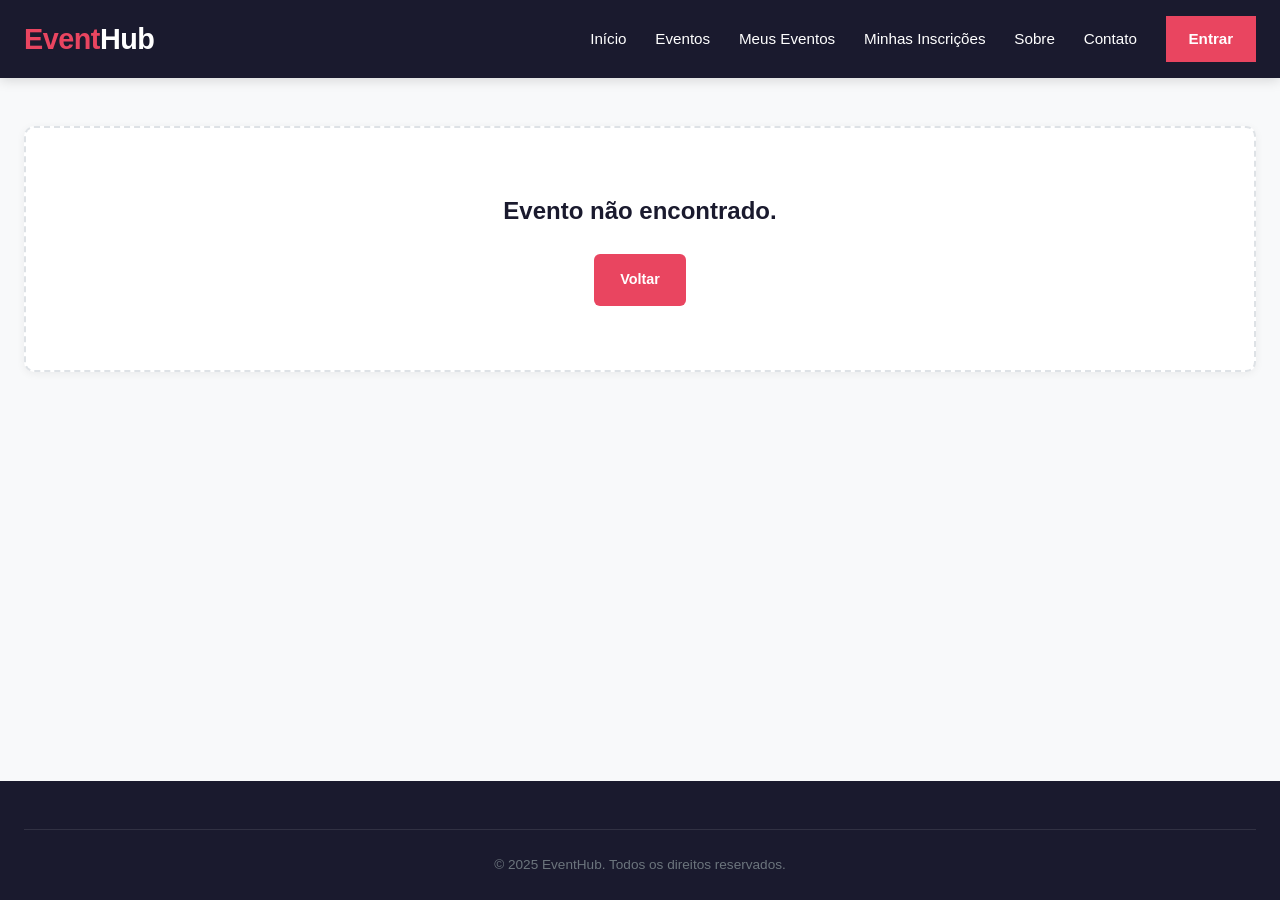
<file: evento.html>
<!DOCTYPE html>
<html lang="pt-BR">
<head>
  <meta charset="UTF-8">
  <meta name="viewport" content="width=device-width, initial-scale=1.0">
  <title>Detalhes do Evento — EventHub</title>
  <link rel="stylesheet" href="css/style.css">
  <link rel="stylesheet" href="css/eventos.css">
</head>
<body>
  <header class="site-header">
    <div class="container navbar">
      <a href="index.html" class="logo">Event<span>Hub</span></a>
      <nav>
        <ul class="nav-menu" id="navMenu">
          <li><a href="index.html">Início</a></li>
          <li><a href="eventos.html">Eventos</a></li>
          <li id="adminLink" style="display:none;"><a href="admin.html">Admin</a></li>
          <li><a href="meus-eventos.html">Meus Eventos</a></li> <!-- 👈 NOVO LINK FIXO -->
          <li><a href="participantes.html">Minhas Inscrições</a></li>
          <li><a href="sobre.html">Sobre</a></li>
          <li><a href="contato.html">Contato</a></li>
          <li id="userMenu"><a href="login.html" class="btn-login">Entrar</a></li>
        </ul>
      </nav>
      <button class="mobile-toggle" id="mobileToggle" aria-label="Menu">☰</button>
    </div>
  </header>

  <section class="event-detail">
    <div class="container" id="detalheEvento">
      <!-- Renderizado via JS -->
    </div>
  </section>

  <footer>
    <div class="container">
      <div class="footer-bottom"><p>&copy; 2025 EventHub. Todos os direitos reservados.</p></div>
    </div>
  </footer>

  <script src="js/app.js"></script>
  <script src="js/auth.js"></script>
  <script>
    document.addEventListener('DOMContentLoaded', () => {
      const container = document.getElementById('detalheEvento');
      const id = parseInt(new URLSearchParams(location.search).get('id'));

      if (!id) {
        container.innerHTML = `<div class="empty-state" style="text-align:center;"><h3>Evento não encontrado.</h3><a href="eventos.html" class="btn btn-primary" style="margin-top:1rem;">Voltar</a></div>`;
        return;
      }

      const evento = DB.getEventos().find(e => e.id === id);
      if (!evento) {
        container.innerHTML = `<div class="empty-state" style="text-align:center;"><h3>Evento não existe.</h3><a href="eventos.html" class="btn btn-primary" style="margin-top:1rem;">Voltar</a></div>`;
        return;
      }

      const imgUrl = obterImagemEvento(evento);
      const inscritos = DB.getParticipantes().filter(p => p.eventoId === evento.id).length;
      const vagasRestantes = evento.vagas - inscritos;
      const lotado = vagasRestantes <= 0;
      
      const sessao = Auth.getSessao();
      const jaInscrito = sessao && sessao.tipo === 'participante' && DB.getParticipantes().some(p => p.eventoId === evento.id && p.email.toLowerCase() === sessao.email.toLowerCase());

      let botao = '';
      if (jaInscrito) {
        botao = `<span class="badge" style="display:block;text-align:center;margin-bottom:1rem;">✅ Você já está inscrito</span><a href="participantes.html" class="btn btn-outline" style="width:100%;">Ver minhas inscrições</a>`;
      } else if (lotado) {
        botao = `<span class="badge full" style="display:block;text-align:center;margin-bottom:1rem;">EVENTO LOTADO</span><button class="btn btn-primary" style="width:100%;" disabled>Esgotado</button>`;
      } else if (!sessao || sessao.tipo !== 'participante') {
        // Se não estiver logado como participante, pede para fazer login/cadastro
        botao = `
          <p style="font-size:0.85rem; color:var(--gray-600); text-align:center; margin-bottom:1rem;">Faça login para se inscrever</p>
          <a href="login.html?redirect=inscricao.html?eventoId=${evento.id}" class="btn btn-primary" style="width:100%; margin-bottom:0.5rem;">🔒 Entrar / Cadastrar</a>
        `;
      } else {
        botao = `<a href="inscricao.html?eventoId=${evento.id}" class="btn btn-primary" style="width:100%;">🎟️ Inscrever-se</a>`;
      }

      container.innerHTML = `
        <div class="event-detail-grid">
          <div class="event-detail-content">
            <div class="event-detail-hero event-detail-hero-photo">
              <img src="${imgUrl}" class="img-cover" alt="${evento.nome}" onerror="this.src='${IMAGEM_FALLBACK}'">
              <span class="event-category-badge">${evento.categoria}</span>
            </div>
            <h1>${evento.nome}</h1>
            <p style="color:var(--gray-600); margin-bottom:1.5rem;">${evento.descricao}</p>
            
            <div class="event-detail-meta">
              <div class="meta-item"><span class="icon">📅</span><div><div class="label">Data</div><div class="value">${formatarData(evento.data)}</div></div></div>
              <div class="meta-item"><span class="icon">🕒</span><div><div class="label">Horário</div><div class="value">${evento.horario}</div></div></div>
              <div class="meta-item"><span class="icon">📍</span><div><div class="label">Local</div><div class="value">${evento.local}</div></div></div>
              <div class="meta-item"><span class="icon">👤</span><div><div class="label">Responsável</div><div class="value">${evento.responsavel || '-'}</div></div></div>
            </div>
          </div>
          
          <aside>
            <div class="sidebar-card" style="background:white; padding:1.5rem; border-radius:8px;">
              <h3>Inscrição</h3>
              <div style="margin-bottom:1rem;">
                <div style="font-size:2rem; font-weight:bold; color:var(--primary);">${lotado ? '0' : vagasRestantes}</div>
                <div style="font-size:0.8rem; color:var(--gray-500);">vagas restantes de ${evento.vagas}</div>
              </div>
              ${botao}
            </div>
          </aside>
        </div>
      `;
    });
  </script>
</body>
</html>
</file>
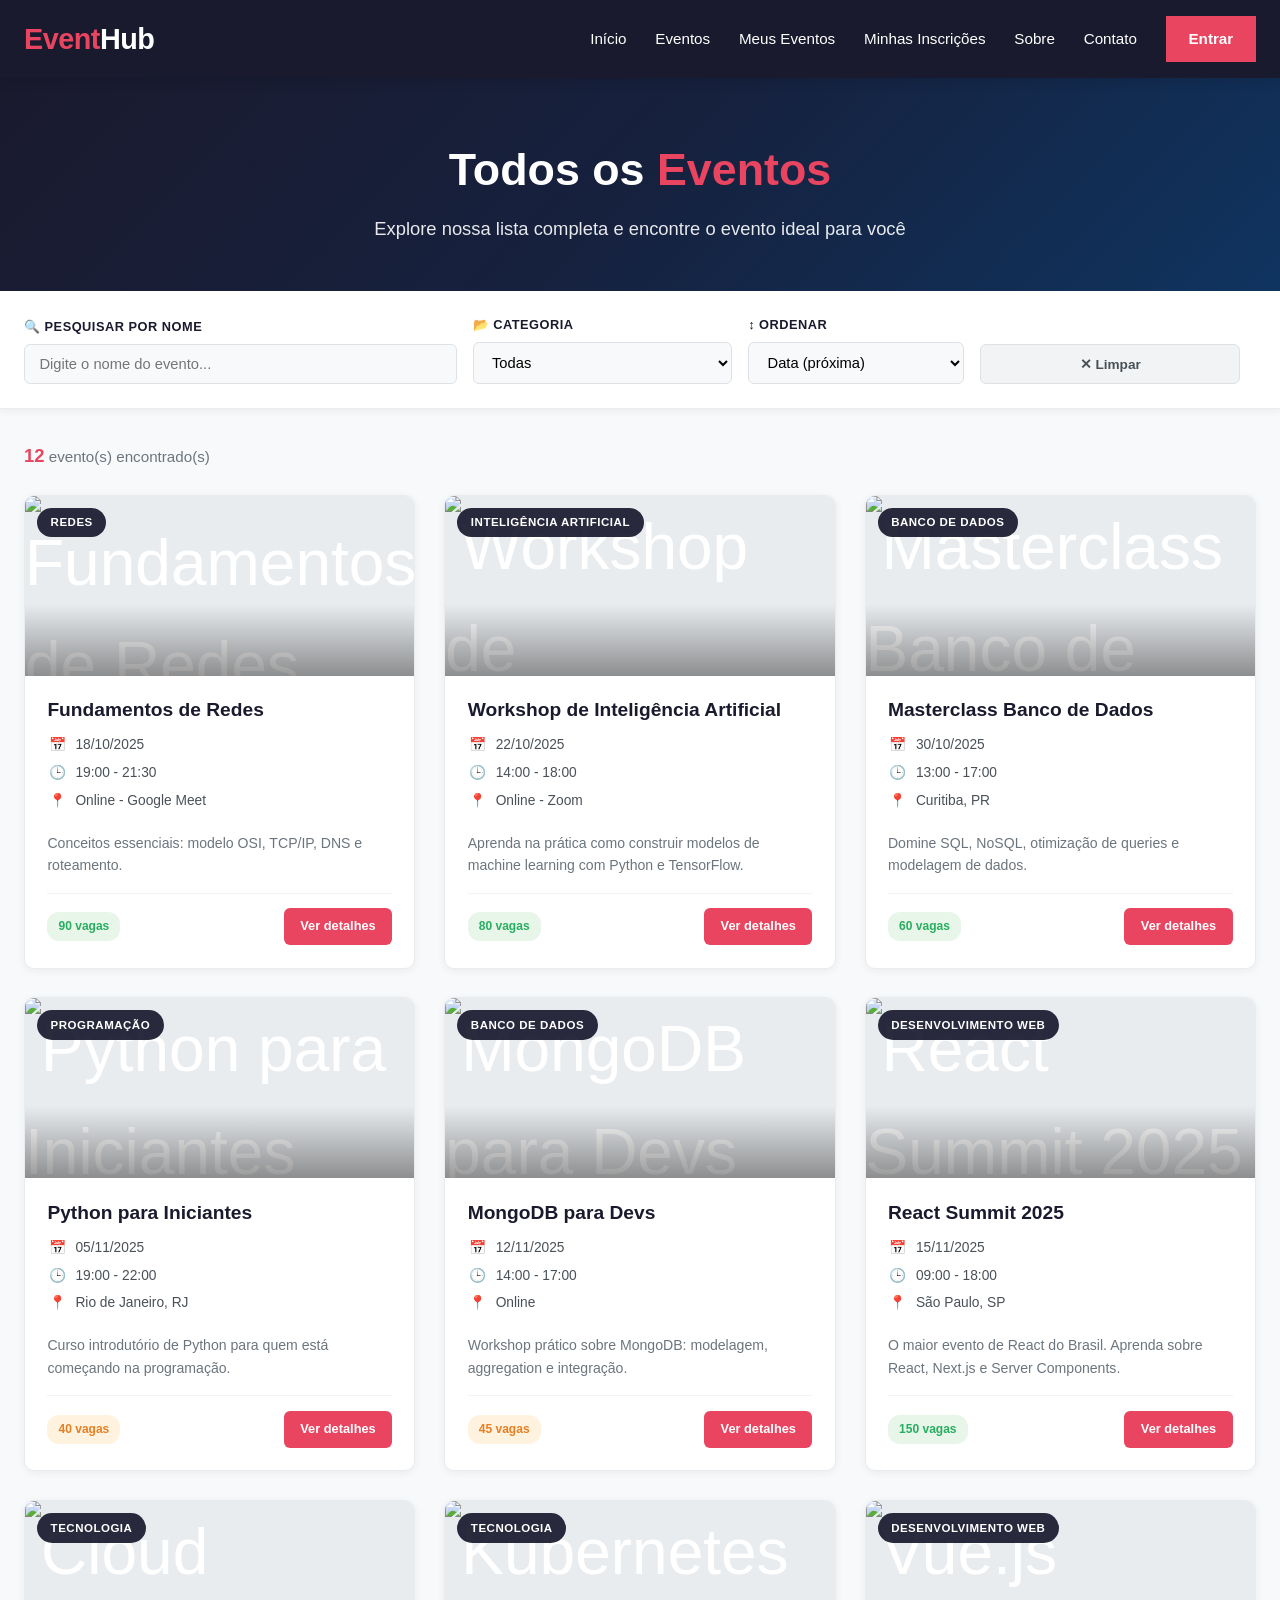
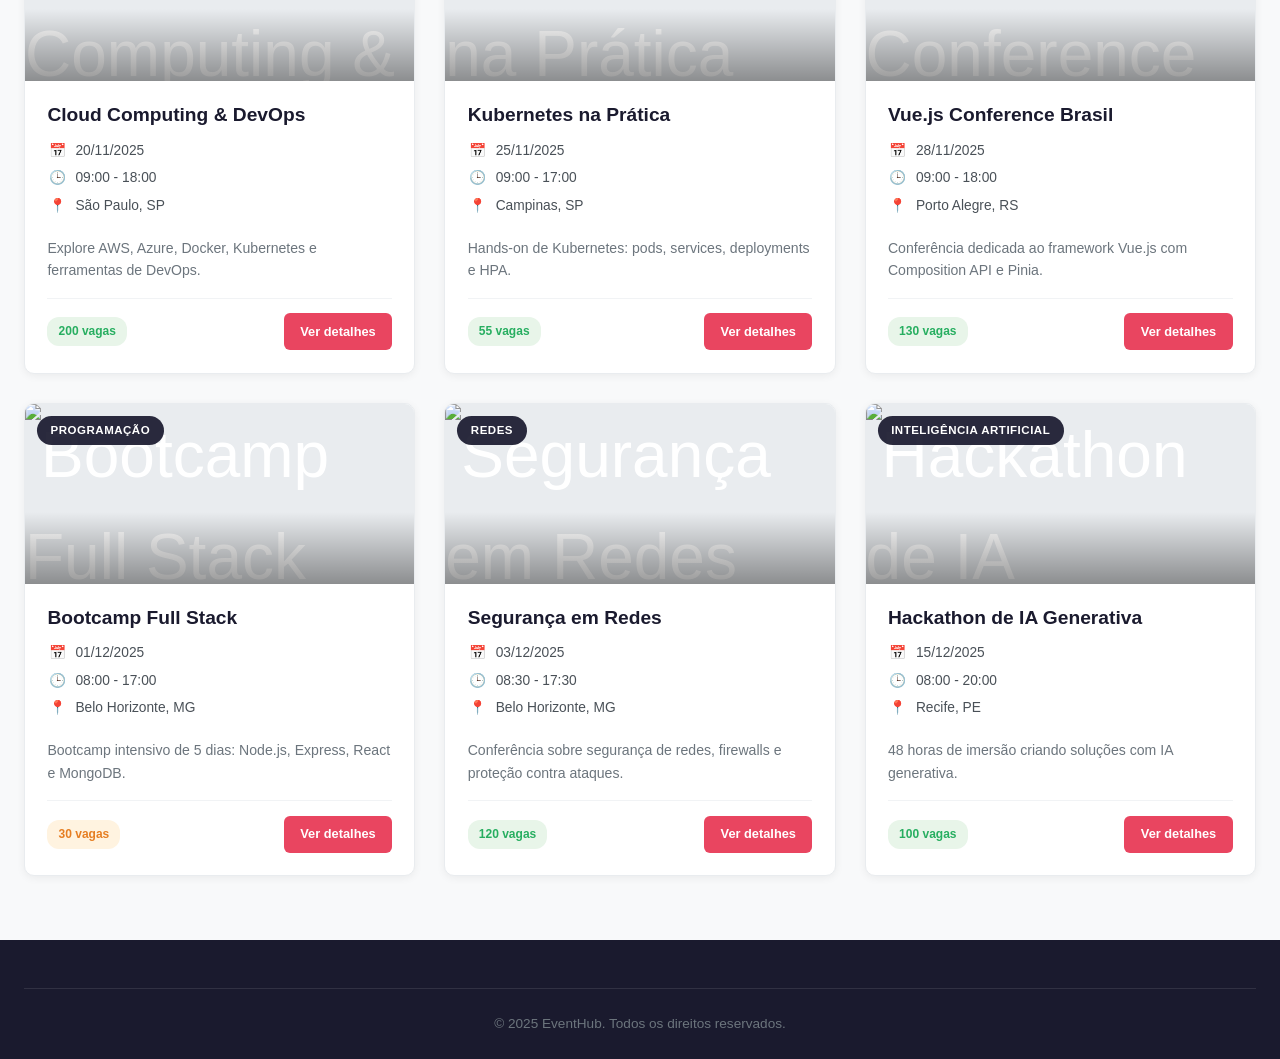
<file: eventos.html>
<!DOCTYPE html>
<html lang="pt-BR">
<head>
  <meta charset="UTF-8">
  <meta name="viewport" content="width=device-width, initial-scale=1.0">
  <title>Eventos — EventHub</title>
  <link rel="stylesheet" href="css/style.css">
  <link rel="stylesheet" href="css/eventos.css">
</head>
<body>
  <header class="site-header">
    <div class="container navbar">
      <a href="index.html" class="logo">Event<span>Hub</span></a>
      <nav>
        <ul class="nav-menu" id="navMenu">
          <li><a href="index.html">Início</a></li>
          <li><a href="eventos.html">Eventos</a></li>
          <li id="adminLink" style="display:none;"><a href="admin.html">Admin</a></li>
          <li><a href="meus-eventos.html">Meus Eventos</a></li> <!-- 👈 NOVO LINK FIXO -->
          <li><a href="participantes.html">Minhas Inscrições</a></li>
          <li><a href="sobre.html">Sobre</a></li>
          <li><a href="contato.html">Contato</a></li>
          <li id="userMenu"><a href="login.html" class="btn-login">Entrar</a></li>
        </ul>
      </nav>
      <button class="mobile-toggle" id="mobileToggle" aria-label="Menu">☰</button>
    </div>
  </header>

  <section class="page-header">
    <div class="container">
      <h1>Todos os <span>Eventos</span></h1>
      <p>Explore nossa lista completa e encontre o evento ideal para você</p>
    </div>
  </section>

  <section class="filters-section">
    <div class="container">
      <div class="filters-grid">
        <div class="filter-group">
          <label for="searchInput">🔍 Pesquisar por nome</label>
          <input type="text" id="searchInput" placeholder="Digite o nome do evento...">
        </div>
        <div class="filter-group">
          <label for="categoryFilter">📂 Categoria</label>
          <select id="categoryFilter"><option value="">Todas</option></select>
        </div>
        <div class="filter-group">
          <label for="sortFilter">↕️ Ordenar</label>
          <select id="sortFilter">
            <option value="date-asc">Data (próxima)</option>
            <option value="date-desc">Data (distante)</option>
            <option value="name-asc">Nome A-Z</option>
          </select>
        </div>
        <button class="btn-clear" id="clearFilters">✕ Limpar</button>
      </div>
    </div>
  </section>

  <section class="events-section">
    <div class="container">
      <p class="results-count" style="margin-bottom:1.5rem;"><strong id="resultsCount">0</strong> evento(s) encontrado(s)</p>
      <div class="events-grid" id="eventsGrid"></div>
    </div>
  </section>

  <footer>
    <div class="container">
      <div class="footer-bottom"><p>&copy; 2025 EventHub. Todos os direitos reservados.</p></div>
    </div>
  </footer>

  <script src="js/app.js"></script>
  <script src="js/auth.js"></script>
  <script src="js/eventos.js"></script>
</body>
</html>
</file>
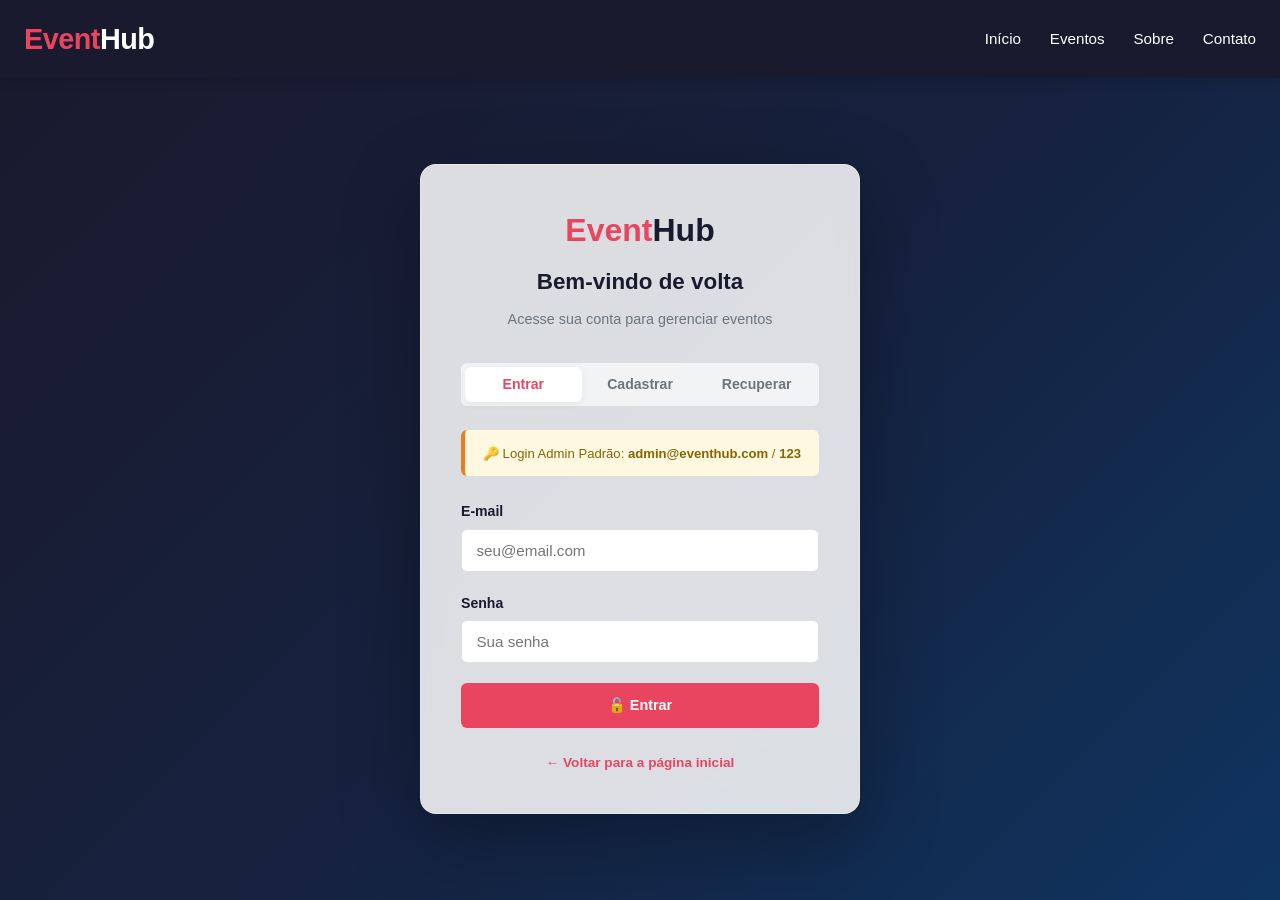
<file: login.html>
<!DOCTYPE html>
<html lang="pt-BR">
<head>
  <meta charset="UTF-8">
  <meta name="viewport" content="width=device-width, initial-scale=1.0">
  <title>Login — EventHub</title>
  <link rel="stylesheet" href="css/style.css">
  <style>
    .auth-wrapper {
      flex: 1; display: flex; align-items: center; justify-content: center;
      padding: 3rem 1rem; background: linear-gradient(135deg, var(--dark) 0%, var(--dark-2) 50%, var(--dark-3) 100%);
    }
    .auth-card {
      background: rgba(255, 255, 255, 0.95); backdrop-filter: blur(10px);
      border-radius: 16px; padding: 2.5rem; width: 100%; max-width: 440px;
      box-shadow: 0 25px 80px rgba(0,0,0,0.3); animation: authIn 0.4s ease;
      border: 1px solid rgba(255,255,255,0.3);
    }
    @keyframes authIn { from { opacity: 0; transform: translateY(20px); } to { opacity: 1; transform: translateY(0); } }
    .auth-logo { text-align: center; font-size: 2rem; font-weight: 800; color: var(--primary); margin-bottom: 0.5rem; }
    .auth-logo span { color: var(--dark); }
    .auth-title { text-align: center; font-size: 1.4rem; color: var(--dark); margin-bottom: 0.5rem; }
    .auth-subtitle { text-align: center; color: var(--gray-600); font-size: 0.9rem; margin-bottom: 2rem; }
    .auth-tabs { display: flex; background: var(--gray-100); border-radius: var(--radius-sm); padding: 0.25rem; margin-bottom: 1.5rem; }
    .auth-tab { flex: 1; padding: 0.6rem; border-radius: var(--radius-sm); font-weight: 700; font-size: 0.88rem; color: var(--gray-600); transition: var(--transition); text-align: center; cursor: pointer; border: none; background: transparent; }
    .auth-tab.active { background: white; color: var(--primary); box-shadow: var(--shadow-sm); }
    .auth-form { display: none; }
    .auth-form.active { display: block; }
    .auth-info { text-align: center; margin-top: 1.5rem; font-size: 0.85rem; color: var(--gray-600); }
    .auth-info a { color: var(--primary); font-weight: 700; cursor: pointer; }
    .auth-info a:hover { text-decoration: underline; }
    .auth-demo { background: #fff8e1; border-left: 4px solid var(--warning); padding: 0.8rem 1rem; border-radius: var(--radius-sm); font-size: 0.82rem; color: #856404; margin-bottom: 1.5rem; text-align: center; }
  </style>
</head>
<body>
  <header class="site-header">
    <div class="container navbar">
      <a href="index.html" class="logo">Event<span>Hub</span></a>
      <nav>
        <ul class="nav-menu" id="navMenu">
          <li><a href="index.html">Início</a></li>
          <li><a href="eventos.html">Eventos</a></li>
          <li><a href="sobre.html">Sobre</a></li>
          <li><a href="contato.html">Contato</a></li>
        </ul>
      </nav>
      <button class="mobile-toggle" id="mobileToggle" aria-label="Menu">☰</button>
    </div>
  </header>

  <div class="auth-wrapper">
    <div class="auth-card">
      <div class="auth-logo">Event<span>Hub</span></div>
      <h1 class="auth-title" id="authTitle">Bem-vindo de volta</h1>
      <p class="auth-subtitle" id="authSubtitle">Acesse sua conta para gerenciar eventos</p>

      <div class="auth-tabs" id="authTabs">
        <button type="button" class="auth-tab active" data-tab="login">Entrar</button>
        <button type="button" class="auth-tab" data-tab="cadastro">Cadastrar</button>
        <button type="button" class="auth-tab" data-tab="recuperar">Recuperar</button>
      </div>

      <!-- LOGIN -->
      <form class="auth-form active" id="formLogin" novalidate>
        <div class="auth-demo">
          🔑 Login Admin Padrão: <strong>admin@eventhub.com</strong> / <strong>123</strong>
        </div>
        <div class="form-group">
          <label for="loginEmail">E-mail</label>
          <input type="email" id="loginEmail" placeholder="seu@email.com" autocomplete="username" required>
          <span class="error-msg">E-mail inválido.</span>
        </div>
        <div class="form-group">
          <label for="loginSenha">Senha</label>
          <input type="password" id="loginSenha" placeholder="Sua senha" autocomplete="current-password" required>
          <span class="error-msg">Senha obrigatória.</span>
        </div>
        <button type="submit" class="btn btn-primary" style="width:100%;">🔓 Entrar</button>
      </form>

      <!-- CADASTRO -->
      <form class="auth-form" id="formCadastro" novalidate>
        <div class="form-group">
          <label for="cadEmail">E-mail</label>
          <input type="email" id="cadEmail" placeholder="seu@email.com" autocomplete="email" required>
          <span class="error-msg">E-mail inválido.</span>
        </div>
        <div class="form-group">
          <label for="cadSenha">Senha</label>
          <input type="password" id="cadSenha" placeholder="Mínimo 4 caracteres" autocomplete="new-password" required>
          <span class="error-msg">Senha deve ter no mínimo 4 caracteres.</span>
        </div>
        <div class="form-group">
          <label for="cadSenha2">Confirmar senha</label>
          <input type="password" id="cadSenha2" placeholder="Repita a senha" autocomplete="new-password" required>
          <span class="error-msg">As senhas não coincidem.</span>
        </div>
        <button type="submit" class="btn btn-primary" style="width:100%;">✨ Criar conta</button>
      </form>

      <!-- RECUPERAR SENHA -->
      <form class="auth-form" id="formRecuperar" novalidate>
        <p style="color:var(--gray-600);font-size:0.9rem;margin-bottom:1.2rem;text-align:center;">
          Informe seu e-mail cadastrado e enviaremos instruções para redefinir sua senha.
        </p>
        <div class="form-group">
          <label for="recEmail">E-mail cadastrado</label>
          <input type="email" id="recEmail" placeholder="seu@email.com" required>
          <span class="error-msg">E-mail inválido.</span>
        </div>
        <button type="submit" class="btn btn-primary" style="width:100%;">📧 Enviar instruções</button>
      </form>

      <div class="auth-info">
        <a href="index.html">← Voltar para a página inicial</a>
      </div>
    </div>
  </div>

  <script src="js/app.js"></script>
  <script src="js/validacao.js"></script>
  <script src="js/auth.js"></script>
  <script>
    document.addEventListener('DOMContentLoaded', () => {
      /* ============================================================
         CONTROLE DE ABAS
         ============================================================ */
      const tabs = document.querySelectorAll('.auth-tab');
      const forms = {
        login: document.getElementById('formLogin'),
        cadastro: document.getElementById('formCadastro'),
        recuperar: document.getElementById('formRecuperar')
      };
      const titulos = {
        login: ['Bem-vindo de volta', 'Acesse sua conta para gerenciar eventos'],
        cadastro: ['Crie sua conta', 'Preencha os dados e comece agora'],
        recuperar: ['Recuperar senha', 'Receba instruções para redefinir sua senha']
      };

      tabs.forEach(tab => {
        tab.addEventListener('click', (e) => {
          e.preventDefault();
          tabs.forEach(t => t.classList.remove('active'));
          tab.classList.add('active');
          
          const tipo = tab.dataset.tab;
          Object.values(forms).forEach(f => f.classList.remove('active'));
          forms[tipo].classList.add('active');
          
          document.getElementById('authTitle').textContent = titulos[tipo][0];
          document.getElementById('authSubtitle').textContent = titulos[tipo][1];
        });
      });

      /* ============================================================
         LOGIN
         ============================================================ */
      forms.login.addEventListener('submit', e => {
        e.preventDefault();
        Validacao.limparTodos(forms.login);

        const email = document.getElementById('loginEmail');
        const senha = document.getElementById('loginSenha');

        let ok = true;
        if (!Validacao.emailValido(email.value.trim())) { Validacao.aplicarErro(email, 'E-mail inválido.'); ok = false; }
        if (!senha.value) { Validacao.aplicarErro(senha, 'Senha obrigatória.'); ok = false; }
        
        if (!ok) { mostrarToast('Corrija os campos.', 'error', '⚠️'); return; }

        const resultado = Auth.login(email.value.trim(), senha.value);
        if (!resultado.sucesso) {
          mostrarToast(resultado.mensagem, 'error', '❌');
          Validacao.aplicarErro(senha, resultado.mensagem);
          return;
        }

        mostrarToast(`Bem-vindo, ${resultado.usuario.nome || resultado.usuario.email}!`, 'success', '✅');
        
        setTimeout(() => {
          const redirect = new URLSearchParams(location.search).get('redirect');
          if (redirect) {
            window.location.href = redirect;
          } else if (resultado.usuario.tipo === 'admin') {
            window.location.href = 'admin.html';
          } else if (resultado.usuario.tipo === 'contratante') {
            window.location.href = 'meus-eventos.html';
          } else {
            window.location.href = 'participantes.html';
          }
        }, 800);
      });

      /* ============================================================
         CADASTRO
         ============================================================ */
      forms.cadastro.addEventListener('submit', e => {
        e.preventDefault();
        Validacao.limparTodos(forms.cadastro);

        const email = document.getElementById('cadEmail');
        const senha = document.getElementById('cadSenha');
        const senha2 = document.getElementById('cadSenha2');

        let ok = true;
        if (!Validacao.emailValido(email.value.trim())) { Validacao.aplicarErro(email, 'E-mail inválido.'); ok = false; }
        if (senha.value.length < 4) { Validacao.aplicarErro(senha, 'Mínimo 4 caracteres.'); ok = false; }
        if (senha.value !== senha2.value) { Validacao.aplicarErro(senha2, 'As senhas não coincidem.'); ok = false; }
        
        if (!ok) { mostrarToast('Corrija os campos.', 'error', '⚠️'); return; }

        // Cadastra como participante por padrão
        const resultado = Auth.cadastrar(email.value.trim(), senha.value, 'participante');
        
        if (!resultado.sucesso) {
          mostrarToast(resultado.mensagem, 'error', '❌');
          Validacao.aplicarErro(email, resultado.mensagem);
          return;
        }

        mostrarToast('Conta criada com sucesso! Faça login.', 'success', '🎉');
        forms.cadastro.reset();
        setTimeout(() => {
          document.querySelector('[data-tab="login"]').click();
          document.getElementById('loginEmail').value = email.value.trim();
          document.getElementById('loginSenha').focus();
        }, 1200);
      });

      /* ============================================================
         RECUPERAR SENHA
         ============================================================ */
      forms.recuperar.addEventListener('submit', e => {
        e.preventDefault();
        Validacao.limparTodos(forms.recuperar);

        const email = document.getElementById('recEmail');
        if (!Validacao.emailValido(email.value.trim())) {
          Validacao.aplicarErro(email, 'E-mail inválido.');
          mostrarToast('Corrija o e-mail.', 'error', '⚠️');
          return;
        }

        const resultado = Auth.recuperarSenha(email.value.trim());
        if (!resultado.sucesso) { mostrarToast(resultado.mensagem, 'error', '❌'); return; }
        mostrarToast(resultado.mensagem, 'success', '📧');
        forms.recuperar.reset();
      });

      document.querySelectorAll('input').forEach(inp => {
        inp.addEventListener('input', () => Validacao.limparErro(inp));
      });
    });
  </script>
</body>
</html>
</file>
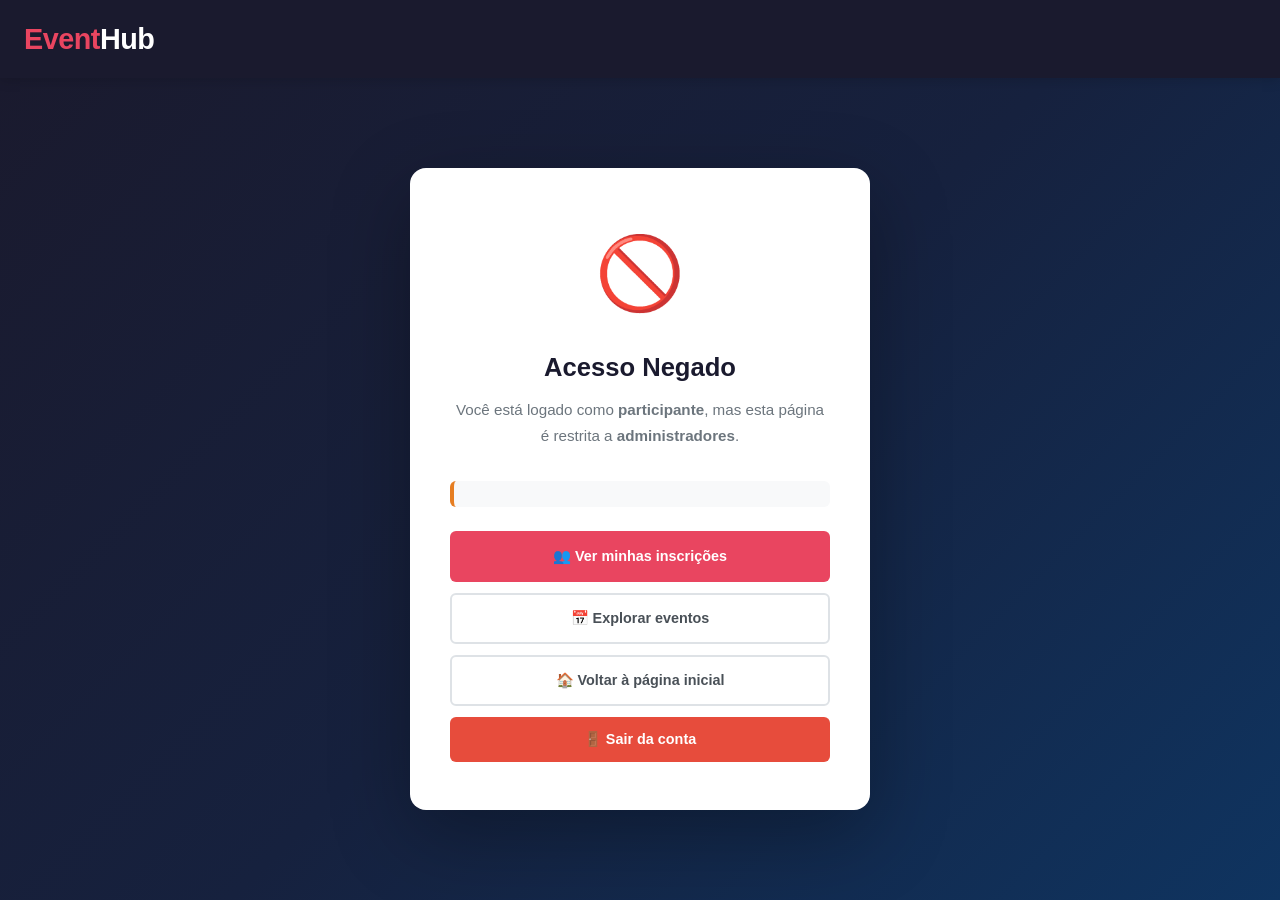
<file: logs.html>
<!DOCTYPE html>
<html lang="pt-BR">
<head>
  <meta charset="UTF-8">
  <meta name="viewport" content="width=device-width, initial-scale=1.0">
  <title>Registro de Atividades — EventHub</title>
  <link rel="stylesheet" href="css/style.css">
  <link rel="stylesheet" href="css/admin.css">
</head>
<body>
  <header class="site-header">
    <div class="container navbar">
      <a href="index.html" class="logo">Event<span>Hub</span></a>
      <nav>
        <ul class="nav-menu" id="navMenu">
          <li><a href="index.html">Início</a></li>
          <li><a href="eventos.html">Eventos</a></li>
          <li id="adminLink"><a href="admin.html" class="active">Admin</a></li>
          <li><a href="participantes.html">Participantes</a></li>
          <li><a href="sobre.html">Sobre</a></li>
          <li><a href="contato.html">Contato</a></li>
          <li id="userMenu"></li>
        </ul>
      </nav>
      <button class="mobile-toggle" id="mobileToggle" aria-label="Menu">☰</button>
    </div>
  </header>

  <section class="page-header" style="background: linear-gradient(135deg, #2c3e50 0%, #000000 100%);">
    <div class="container">
      <h1>Registro de <span>Atividades</span></h1>
      <p>Histórico completo de ações no sistema (Acesso Restrito)</p>
    </div>
  </section>

  <section class="dashboard">
    <div class="container">
      
      <div class="admin-toolbar">
        <div style="display:flex; gap:1rem; flex-wrap:wrap; flex:1;">
          <input type="text" class="admin-search" id="buscaLog" placeholder="🔍 Pesquisar por e-mail ou ação...">
          <select id="filtroAcao" class="admin-search" style="max-width: 200px;">
            <option value="">Todas as ações</option>
            <option value="Login">Login</option>
            <option value="Logout">Logout</option>
            <option value="Cadastrar Evento">Cadastrar Evento</option>
            <option value="Editar Evento">Editar Evento</option>
            <option value="Excluir Evento">Excluir Evento</option>
            <option value="Nova Inscrição">Nova Inscrição</option>
          </select>
        </div>
        <button class="btn btn-danger" id="btnLimparLogs">🗑 Limpar Histórico</button>
      </div>

      <div class="admin-table-wrapper">
        <table class="admin-table">
          <thead>
            <tr>
              <th>Data / Hora</th>
              <th>Usuário</th>
              <th>Tipo</th>
              <th>Ação</th>
              <th>Detalhes</th>
            </tr>
          </thead>
          <tbody id="tabelaLogs"></tbody>
        </table>
      </div>
    </div>
  </section>

  <footer>
    <div class="container">
      <div class="footer-bottom">
        <p>&copy; 2025 EventHub. Todos os direitos reservados.</p>
      </div>
    </div>
  </footer>

  <script src="js/app.js"></script>
  <script src="js/auth.js"></script>
  <script>
    document.addEventListener('DOMContentLoaded', () => {
      // 🔒 ACESSO RESTRITO: Apenas o admin principal!
      const sessao = Auth.getSessao();
      if (!sessao || sessao.tipo !== 'admin' || sessao.email !== 'admin@eventhub.com') {
        alert('Acesso restrito ao Administrador Principal.');
        window.location.href = 'acesso-negado.html';
        return;
      }

      const buscaLog = document.getElementById('buscaLog');
      const filtroAcao = document.getElementById('filtroAcao');
      const tabelaLogs = document.getElementById('tabelaLogs');

      function renderLogs() {
        const termo = buscaLog.value.toLowerCase();
        const acaoFiltro = filtroAcao.value;

        let logs = JSON.parse(localStorage.getItem('eventhub_logs') || '[]');

        // Filtros
        logs = logs.filter(log => {
          const matchTermo = log.autor.toLowerCase().includes(termo) || log.acao.toLowerCase().includes(termo) || log.detalhes.toLowerCase().includes(termo);
          const matchAcao = !acaoFiltro || log.acao === acaoFiltro;
          return matchTermo && matchAcao;
        });

        if (!logs.length) {
          tabelaLogs.innerHTML = `<tr><td colspan="5" style="text-align:center;padding:2rem;color:var(--gray-600);">Nenhum registro encontrado.</td></tr>`;
          return;
        }

        tabelaLogs.innerHTML = logs.map(log => {
          const dataFmt = new Date(log.data).toLocaleString('pt-BR');
          const badgeTipo = log.tipo === 'admin' ? '<span class="badge" style="background:#8e44ad;color:white;">Admin</span>' : log.tipo === 'participante' ? '<span class="badge info">Participante</span>' : '<span class="badge">Anônimo</span>';
          
          // Cor diferente para ações destrutivas
          const corAcao = log.acao.includes('Excluir') ? 'color:var(--danger);font-weight:bold;' : 'color:var(--dark);';

          return `
            <tr>
              <td style="white-space:nowrap; font-size:0.85rem;">${dataFmt}</td>
              <td>${log.autor}<br><small>${badgeTipo}</small></td>
              <td style="${corAcao}">${log.acao}</td>
              <td style="font-size:0.85rem;">${log.detalhes}</td>
            </tr>
          `;
        }).join('');
      }

      buscaLog.addEventListener('input', renderLogs);
      filtroAcao.addEventListener('change', renderLogs);

      document.getElementById('btnLimparLogs').addEventListener('click', () => {
        if (!confirm('Apagar todo o histórico de atividades? Isso não pode ser desfeito.')) return;
        localStorage.setItem('eventhub_logs', '[]');
        registrarLog('Limpar Logs', 'O admin principal apagou todo o histórico.');
        renderLogs();
      });

      renderLogs();
    });
  </script>
</body>
</html>
</file>
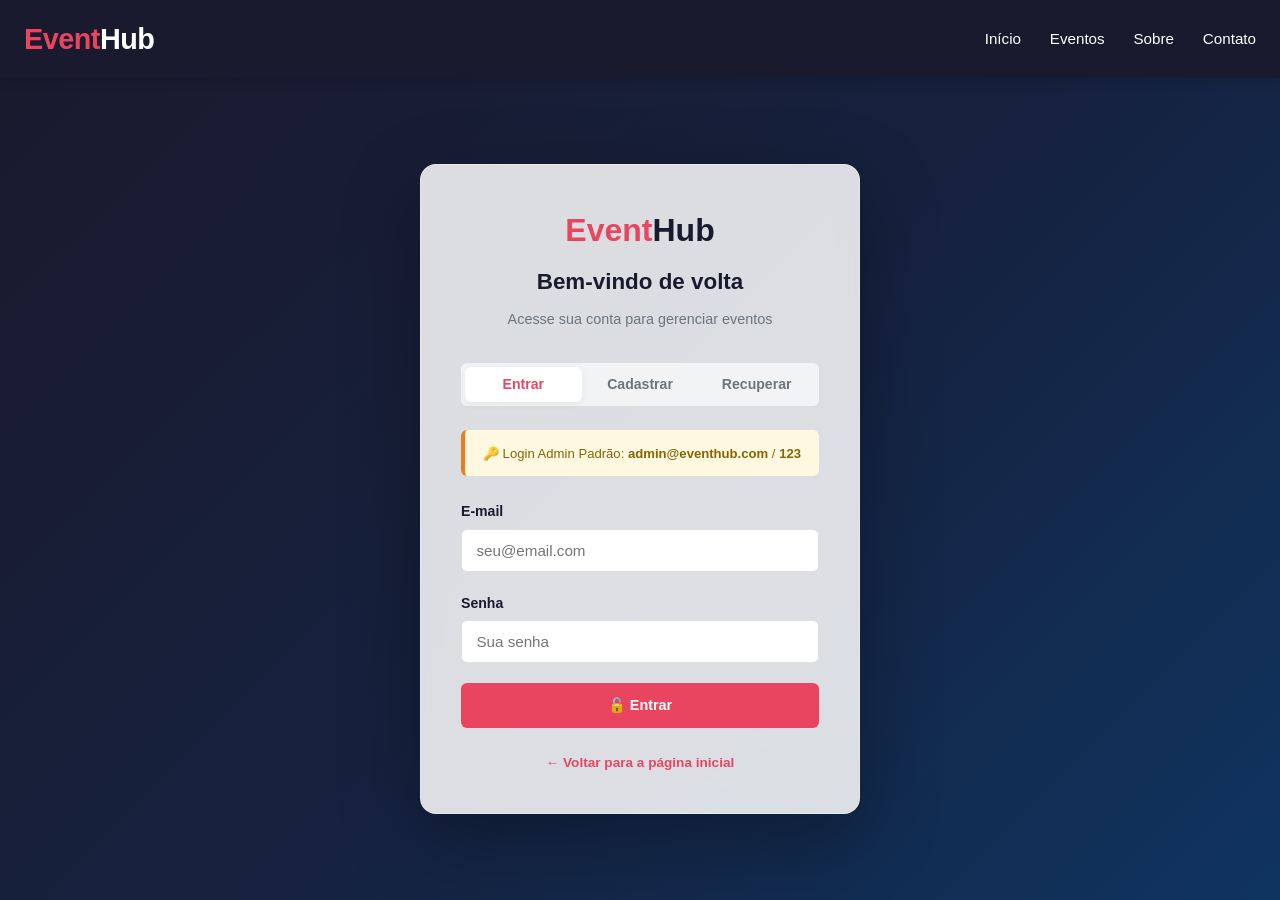
<file: meus-eventos.html>
<!DOCTYPE html>
<html lang="pt-BR">
<head>
  <meta charset="UTF-8">
  <meta name="viewport" content="width=device-width, initial-scale=1.0">
  <title>Meus Eventos — EventHub</title>
  <link rel="stylesheet" href="css/style.css">
  <link rel="stylesheet" href="css/admin.css">
</head>
<body>
  <header class="site-header">
    <div class="container navbar">
      <a href="index.html" class="logo">Event<span>Hub</span></a>
      <nav>
        <ul class="nav-menu" id="navMenu">
          <li><a href="index.html">Início</a></li>
          <li><a href="eventos.html">Eventos</a></li>
          <li id="adminLink" style="display:none;"><a href="admin.html">Admin</a></li>
          <li><a href="meus-eventos.html">Meus Eventos</a></li> <!-- 👈 NOVO LINK FIXO -->
          <li><a href="participantes.html">Minhas Inscrições</a></li>
          <li><a href="sobre.html">Sobre</a></li>
          <li><a href="contato.html">Contato</a></li>
          <li id="userMenu"></li>
        </ul>
      </nav>
      <button class="mobile-toggle" id="mobileToggle" aria-label="Menu">☰</button>
    </div>
  </header>

  <section class="page-header" style="background: linear-gradient(135deg, #1a1a2e 0%, #16213e 50%, #0f3460 100%);">
    <div class="container">
      <h1>Painel do <span>Contratante</span></h1>
      <p>Gerencie os eventos que você criou</p>
    </div>
  </section>

  <section class="dashboard">
    <div class="container">
      <div class="stats-grid" id="statsGrid"></div>

      <div class="admin-section">
        <div class="admin-toolbar" style="align-items: flex-end;">
          <h2>📅 Meus Eventos Criados</h2>
          <div style="display:flex; gap:0.8rem; flex-wrap:wrap; align-items:center;">
            <input type="text" class="admin-search" id="buscaEvento" placeholder="🔍 Pesquisar evento...">
            
            <select id="ordemData" class="admin-search" style="max-width: 180px; padding: 0.7rem 1rem;">
              <option value="date-asc">Data (Mais próxima)</option>
              <option value="date-desc">Data (Mais distante)</option>
            </select>
            
            <button class="btn btn-outline" id="btnLimparFiltros" style="padding: 0.7rem 1rem;">✕ Limpar</button>
            <a href="cadastro-evento.html" class="btn btn-primary">+ Novo Evento</a>
          </div>
        </div>
        <div class="admin-table-wrapper">
          <table class="admin-table">
            <thead>
              <tr>
                <th>Evento</th>
                <th>Categoria</th>
                <th>Data</th>
                <th>Vagas</th>
                <th>Inscritos</th>
                <th>Ações</th>
              </tr>
            </thead>
            <tbody id="tabelaEventos"></tbody>
          </table>
        </div>
      </div>
    </div>
  </section>

  <!-- Modal Editar Evento -->
  <div class="modal-overlay" id="modalEditar">
    <div class="modal">
      <button class="modal-close" id="fecharModal">✕</button>
      <div class="modal-body">
        <h2>✏️ Editar Evento</h2>
        <form id="formEditar">
          <input type="hidden" id="editId">
          <div class="form-group">
            <label>Nome do evento</label>
            <input type="text" id="editNome" required>
          </div>
          <div class="form-row">
            <div class="form-group">
              <label>Categoria</label>
              <select id="editCategoria" required></select>
            </div>
            <div class="form-group">
              <label>Data</label>
              <input type="date" id="editData" required>
            </div>
          </div>
          <div class="form-row">
            <div class="form-group">
              <label>Horário</label>
              <input type="text" id="editHorario" required>
            </div>
            <div class="form-group">
              <label>Local</label>
              <input type="text" id="editLocal" required>
            </div>
          </div>
          <div class="form-row">
            <div class="form-group">
              <label>Vagas</label>
              <input type="number" id="editVagas" min="1" required>
            </div>
            <div class="form-group">
              <label>Responsável</label>
              <input type="text" id="editResponsavel" required>
            </div>
          </div>
          <div class="form-group">
            <label>Descrição</label>
            <textarea id="editDescricao" required></textarea>
          </div>
          <button type="submit" class="btn btn-primary" style="width:100%;">💾 Salvar alterações</button>
        </form>
      </div>
    </div>
  </div>

  <footer>
    <div class="container">
      <div class="footer-bottom">
        <p>&copy; 2025 EventHub. Todos os direitos reservados.</p>
      </div>
    </div>
  </footer>

  <script src="js/app.js"></script>
  <script src="js/auth.js"></script>
  <script>
    document.addEventListener('DOMContentLoaded', () => {
      // 🔒 Proteção: Apenas usuários logados
      const sessao = Auth.getSessao();
      if (!sessao) {
        window.location.href = 'login.html?redirect=meus-eventos.html';
        return;
      }

      const buscaEvento = document.getElementById('buscaEvento');
      const ordemData = document.getElementById('ordemData');
      const btnLimparFiltros = document.getElementById('btnLimparFiltros');
      const formEditar = document.getElementById('formEditar');
      const modalEditar = document.getElementById('modalEditar');

      /* ============================================================
         ESTATÍSTICAS DO CONTRATANTE
         ============================================================ */
      window.atualizarStats = function() {
        const meusEventos = DB.getEventos().filter(e => e.criador === sessao.email);
        const inscricoes = DB.getParticipantes();
        const hoje = new Date().toISOString().split('T')[0];
        
        // Conta quantas inscrições existem nos eventos DESTE contratante
        const totalInscricoes = inscricoes.filter(p => meusEventos.some(e => e.id === p.eventoId)).length;
        const futuros = meusEventos.filter(e => e.data >= hoje).length;
        const encerrados = meusEventos.filter(e => e.data < hoje).length;

        document.getElementById('statsGrid').innerHTML = `
          <div class="stat-card">
            <div class="icon">📅</div>
            <div><div class="number">${meusEventos.length}</div><div class="label">Meus Eventos</div></div>
          </div>
          <div class="stat-card success">
            <div class="icon">📝</div>
            <div><div class="number">${totalInscricoes}</div><div class="label">Inscrições recebidas</div></div>
          </div>
          <div class="stat-card info">
            <div class="icon">🚀</div>
            <div><div class="number">${futuros}</div><div class="label">Eventos futuros</div></div>
          </div>
          <div class="stat-card warning">
            <div class="icon">✅</div>
            <div><div class="number">${encerrados}</div><div class="label">Eventos encerrados</div></div>
          </div>`;
      };

      /* ============================================================
         RENDERIZAR TABELA
         ============================================================ */
      window.renderTabela = function() {
        const termoBusca = buscaEvento.value.toLowerCase().trim();
        const ordenacao = ordemData.value;

        // Pega APENAS os eventos criados por este contratante
        let lista = DB.getEventos().filter(e => e.criador === sessao.email);
        const inscricoes = DB.getParticipantes();
        const tbody = document.getElementById('tabelaEventos');

        // Filtra por busca
        if (termoBusca) {
          lista = lista.filter(e => 
            e.nome.toLowerCase().includes(termoBusca) || 
            e.local.toLowerCase().includes(termoBusca)
          );
        }

        // Ordena
        if (ordenacao === 'date-asc') {
          lista.sort((a, b) => new Date(a.data) - new Date(b.data));
        } else {
          lista.sort((a, b) => new Date(b.data) - new Date(a.data));
        }

        if (!lista.length) {
          tbody.innerHTML = `<tr><td colspan="6" style="text-align:center;padding:2rem;color:var(--gray-600);">Você ainda não criou nenhum evento.</td></tr>`;
          return;
        }

        tbody.innerHTML = lista.map(e => {
          const inscritos = inscricoes.filter(p => p.eventoId === e.id).length;
          const restantes = e.vagas - inscritos;
          return `
            <tr>
              <td><strong>${e.nome}</strong></td>
              <td><span class="badge info">${e.categoria}</span></td>
              <td>${formatarData(e.data)}</td>
              <td>${e.vagas}</td>
              <td>${inscritos} (${restantes > 0 ? restantes + ' restantes' : 'LOTADO'})</td>
              <td>
                <div class="actions">
                  <button class="btn btn-outline btn-sm" onclick="editarEvento(${e.id})" title="Editar">✏️</button>
                  <button class="btn btn-danger btn-sm" onclick="excluirEvento(${e.id}, '${e.nome.replace(/'/g, "\\'")}')" title="Excluir">🗑</button>
                </div>
              </td>
            </tr>`;
        }).join('');
      };

      /* ============================================================
         LÓGICA DE EXCLUSÃO E EDIÇÃO
         ============================================================ */
      window.excluirEvento = function(id, nome) {
        if (!confirm(`Excluir o evento "${nome}"? Os participantes vinculados também serão removidos.`)) return;
        
        DB.deleteEvento(id);
        const participantes = DB.getParticipantes().filter(p => p.eventoId !== id);
        DB.setParticipantes(participantes);
        
        if (typeof registrarLog === 'function') {
          registrarLog('Excluir Evento', `O contratante ${sessao.email} excluiu o evento "${nome}" (ID ${id}).`);
        }

        mostrarToast('Evento excluído.', 'warning', '🗑');
        atualizarStats();
        renderTabela(); 
      };

      window.editarEvento = function(id) {
        const e = DB.getEventos().find(x => x.id === id);
        if (!e) return;
        
        document.getElementById('editId').value = e.id;
        document.getElementById('editNome').value = e.nome;
        document.getElementById('editData').value = e.data;
        document.getElementById('editHorario').value = e.horario;
        document.getElementById('editLocal').value = e.local;
        document.getElementById('editVagas').value = e.vagas;
        document.getElementById('editResponsavel').value = e.responsavel;
        document.getElementById('editDescricao').value = e.descricao;

        const catSelect = document.getElementById('editCategoria');
        catSelect.innerHTML = '';
        const categorias = ['Tecnologia', 'Inteligência Artificial', 'Programação', 'Redes', 'Banco de Dados', 'Desenvolvimento Web'];
        categorias.forEach(c => {
          const opt = document.createElement('option');
          opt.value = c; opt.textContent = c;
          if (c === e.categoria) opt.selected = true;
          catSelect.appendChild(opt);
        });

        modalEditar.classList.add('open');
      };

      formEditar.addEventListener('submit', e => {
        e.preventDefault();
        
        const id = parseInt(document.getElementById('editId').value);
        const dadosAtualizados = {
          nome: document.getElementById('editNome').value.trim(),
          categoria: document.getElementById('editCategoria').value,
          data: document.getElementById('editData').value,
          horario: document.getElementById('editHorario').value.trim(),
          local: document.getElementById('editLocal').value.trim(),
          vagas: parseInt(document.getElementById('editVagas').value),
          responsavel: document.getElementById('editResponsavel').value.trim(),
          descricao: document.getElementById('editDescricao').value.trim()
        };

        DB.updateEvento(id, dadosAtualizados);

        if (typeof registrarLog === 'function') {
          registrarLog('Editar Evento', `O contratante ${sessao.email} atualizou o evento "${dadosAtualizados.nome}" (ID ${id}).`);
        }

        modalEditar.classList.remove('open');
        mostrarToast('Evento atualizado!', 'success', '✏️');
        atualizarStats();
        renderTabela();
      });

      /* ============================================================
         LISTENERS
         ============================================================ */
      buscaEvento.addEventListener('input', renderTabela);
      ordemData.addEventListener('change', renderTabela);
      btnLimparFiltros.addEventListener('click', () => {
        buscaEvento.value = '';
        ordemData.value = 'date-asc';
        renderTabela();
      });

      document.getElementById('fecharModal').addEventListener('click', () => modalEditar.classList.remove('open'));
      modalEditar.addEventListener('click', (e) => { if (e.target === modalEditar) modalEditar.classList.remove('open'); });
      document.addEventListener('keydown', (e) => { if (e.key === 'Escape') modalEditar.classList.remove('open'); });

      atualizarStats();
      renderTabela();
    });
  </script>
</body>
</html>
</file>
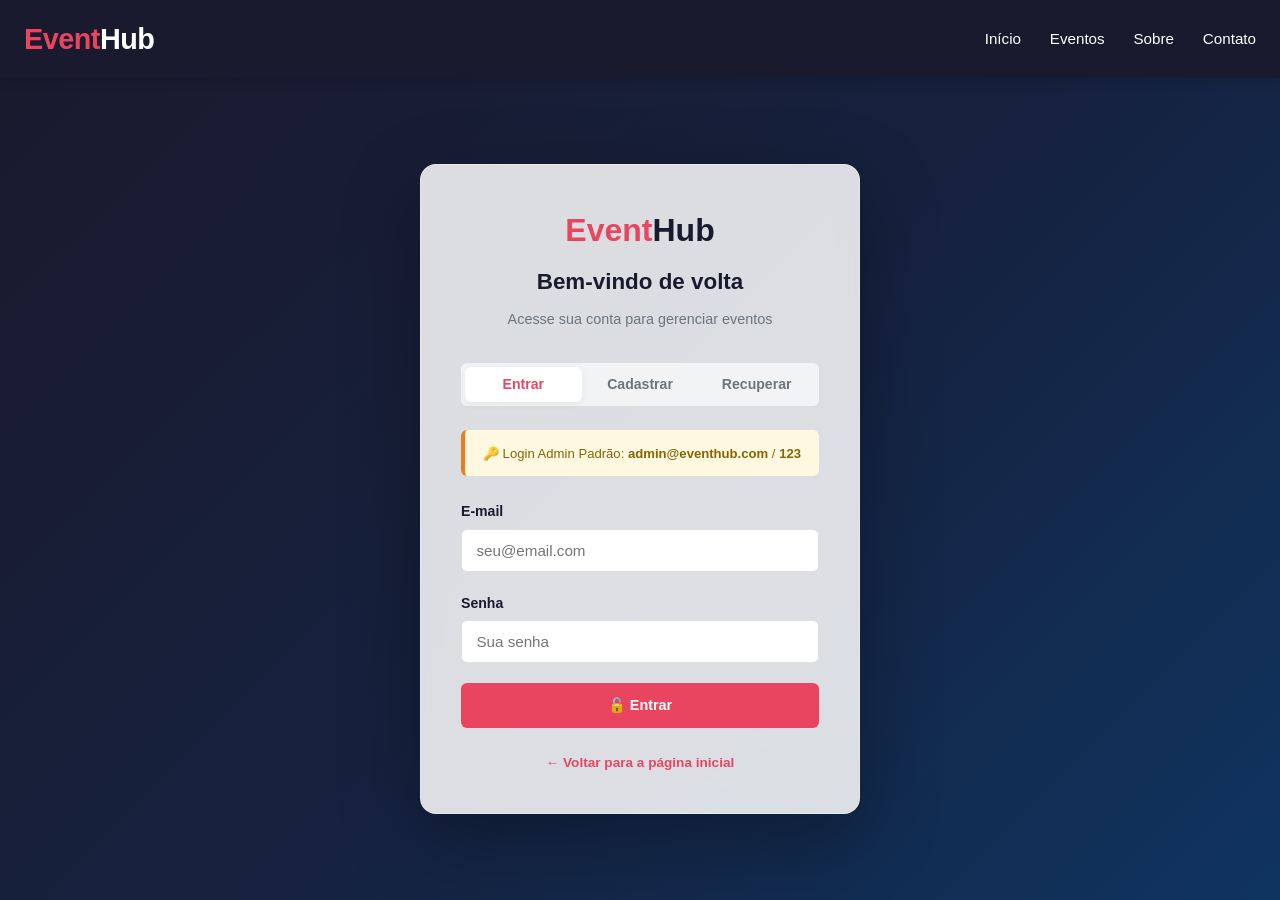
<file: participantes.html>
<!DOCTYPE html>
<html lang="pt-BR">
<head>
  <meta charset="UTF-8">
  <meta name="viewport" content="width=device-width, initial-scale=1.0">
  <title>Participantes — EventHub</title>
  <link rel="stylesheet" href="css/style.css">
  <link rel="stylesheet" href="css/admin.css">
  <style>
    .btn-cancelar {
      background: #fff3e0;
      color: var(--warning);
      border: 1.5px solid var(--warning);
    }
    .btn-cancelar:hover {
      background: var(--warning);
      color: white;
    }
  </style>
</head>
<body>
  <header class="site-header">
    <div class="container navbar">
      <a href="index.html" class="logo">Event<span>Hub</span></a>
      <nav>
        <ul class="nav-menu" id="navMenu">
          <li><a href="index.html">Início</a></li>
          <li><a href="eventos.html">Eventos</a></li>
          <li id="adminLink" style="display:none;"><a href="admin.html">Admin</a></li>
          <li><a href="meus-eventos.html">Meus Eventos</a></li>
          <li><a href="participantes.html">Minhas Inscrições</a></li>
          <li><a href="sobre.html">Sobre</a></li>
          <li><a href="contato.html">Contato</a></li>
          <li id="userMenu"></li>
        </ul>
      </nav>
      <button class="mobile-toggle" id="mobileToggle" aria-label="Menu">☰</button>
    </div>
  </header>

  <section class="page-header">
    <div class="container">
      <h1 id="pageTitle">Área de <span>Participantes</span></h1>
      <p id="pageSubtitle">Todos os inscritos nos eventos da plataforma</p>
    </div>
  </section>

  <section class="dashboard">
    <div class="container">

      <div class="admin-toolbar">
        <input type="text" class="admin-search" id="buscaParticipante"
               placeholder="🔍 Pesquisar por nome, evento ou e-mail...">
        <span class="results-count"><strong id="totalParticipantes">0</strong> participante(s)</span>
      </div>
      <div class="participantes-grid" id="participantesGrid"></div>
    </div>
  </section>

  <footer>
    <div class="container">
      <div class="footer-bottom">
        <p>&copy; 2025 EventHub. Todos os direitos reservados.</p>
      </div>
    </div>
  </footer>

  <script src="js/app.js"></script>
  <script src="js/auth.js"></script>
  <script>
    if (!Auth.proteger(false)) { /* redireciona */ }

    const sessao = Auth.getSessao();
    const isAdmin = sessao.tipo === 'admin';

    if (isAdmin) {
      document.getElementById('adminLink').style.display = '';
    } else {
      // Título amigável para qualquer usuário logado
      document.getElementById('pageTitle').innerHTML = 'Minhas <span>Inscrições</span>';
      document.getElementById('pageSubtitle').textContent =
        'Gerencie as inscrições que você fez nos eventos';
    }

    (function renderUserMenu() {
      const li = document.getElementById('userMenu');
      li.innerHTML = `
        <a href="#" id="logoutBtn" class="btn-login" title="Sair"
           style="display:flex;align-items:center;gap:0.5rem;background:transparent;border:1px solid var(--primary);">
          👤 ${sessao.nome || sessao.email.split('@')[0]}
          <span style="opacity:0.6;font-size:0.75rem;">(${sessao.tipo})</span> ✕
        </a>`;
      document.getElementById('logoutBtn').addEventListener('click', ev => {
        ev.preventDefault();
        if (confirm('Deseja sair da conta?')) {
          Auth.logout();
          mostrarToast('Sessão encerrada.', 'info', '👋');
          setTimeout(() => window.location.href = 'login.html', 500);
        }
      });
    })();

    function participantesVisiveis() {
      const todos = DB.getParticipantes();
      if (isAdmin) return todos;
      const meuEmail = sessao.email.toLowerCase();
      return todos.filter(p => p.email.toLowerCase() === meuEmail);
    }

    function render(busca = '') {
      const eventos = DB.getEventos();
      let lista = participantesVisiveis();

      if (busca) {
        const q = busca.toLowerCase();
        lista = lista.filter(p => {
          const ev = eventos.find(e => e.id === p.eventoId);
          return p.nome.toLowerCase().includes(q)
            || p.email.toLowerCase().includes(q)
            || (ev && ev.nome.toLowerCase().includes(q));
        });
      }

      document.getElementById('totalParticipantes').textContent = lista.length;
      const grid = document.getElementById('participantesGrid');

      if (!lista.length) {
        const msgVazia = isAdmin
          ? 'Ainda não há inscrições para exibir.'
          : 'Você ainda não se inscreveu em nenhum evento.';
        const btnVazio = isAdmin
          ? ''
          : `<a href="eventos.html" class="btn btn-primary" style="margin-top:1rem;">📅 Explorar eventos</a>`;
        grid.innerHTML = `
          <div class="empty-state" style="grid-column:1/-1;">
            <span class="icon">${isAdmin ? '👥' : '🎟️'}</span>
            <h3>${isAdmin ? 'Nenhum participante encontrado' : 'Nenhuma inscrição ainda'}</h3>
            <p>${msgVazia}</p>
            ${btnVazio}
          </div>`;
        return;
      }

      grid.innerHTML = lista.map(p => {
        const ev = eventos.find(e => e.id === p.eventoId);
        const iniciais = p.nome.split(' ').map(n => n[0]).slice(0, 2).join('').toUpperCase();
        return `
          <div class="participante-card">
            <div class="participante-header">
              <div class="participante-avatar">${iniciais}</div>
              <div>
                <div class="participante-nome">${p.nome}</div>
                <div class="participante-evento">${p.email}</div>
              </div>
            </div>
            <div style="font-size:0.88rem; color:var(--gray-700);">
              <strong>Evento:</strong> ${ev ? ev.nome : 'Removido'}<br>
              <strong>Data do evento:</strong> ${ev ? formatarData(ev.data) : '-'}<br>
              <strong>Telefone:</strong> ${p.telefone}
            </div>
            <div class="participante-info">
              ${isAdmin
                ? `<button class="btn btn-danger btn-sm" onclick="removerParticipante(${p.id})">🗑 Remover</button>`
                : `<div style="display:flex; gap:0.4rem; flex-wrap:wrap;">
                     <a href="evento.html?id=${p.eventoId}" class="btn btn-outline btn-sm">Ver evento</a>
                     <button class="btn btn-cancelar btn-sm" onclick="cancelarInscricao(${p.id}, '${ev ? ev.nome.replace(/'/g, "\\'") : 'Evento'}')">✕ Cancelar</button>
                   </div>`}
            </div>
          </div>`;
      }).join('');
    }

    function removerParticipante(id) {
      if (!isAdmin) return;
      const p = DB.getParticipantes().find(x => x.id === id);
      if (!p) return;
      const ev = DB.getEventos().find(e => e.id === p.eventoId);

      if (confirm('Remover este participante?')) {
        DB.deleteParticipante(id);
        mostrarToast('Participante removido.', 'warning', '🗑');

        if (typeof registrarLog === 'function') {
          registrarLog('Excluir Participante', `O admin removeu a inscrição de "${p.nome}" no evento "${ev ? ev.nome : 'Removido'}".`);
        }

        render(document.getElementById('buscaParticipante').value);
      }
    }

    function cancelarInscricao(id, nomeEvento) {
      const participante = DB.getParticipantes().find(p => p.id === id);
      if (!participante) return;

      if (!isAdmin && participante.email.toLowerCase() !== sessao.email.toLowerCase()) {
        mostrarToast('Você só pode cancelar suas próprias inscrições.', 'error', '❌');
        return;
      }

      if (!confirm(
        `❌ Cancelar inscrição?\n\n` +
        `Evento: ${nomeEvento}\n` +
        `Participante: ${participante.nome}\n\n` +
        `Essa ação não pode ser desfeita.`
      )) return;

      DB.deleteParticipante(id);
      mostrarToast(`Inscrição em "${nomeEvento}" cancelada.`, 'warning', '🗑');

      if (typeof registrarLog === 'function') {
        registrarLog('Cancelar Inscrição', `O participante ${participante.email} cancelou a inscrição no evento "${nomeEvento}".`);
      }

      render(document.getElementById('buscaParticipante').value);
    }

    document.getElementById('buscaParticipante')
      .addEventListener('input', e => render(e.target.value));
    render();
  </script>
</body>
</html>
</file>
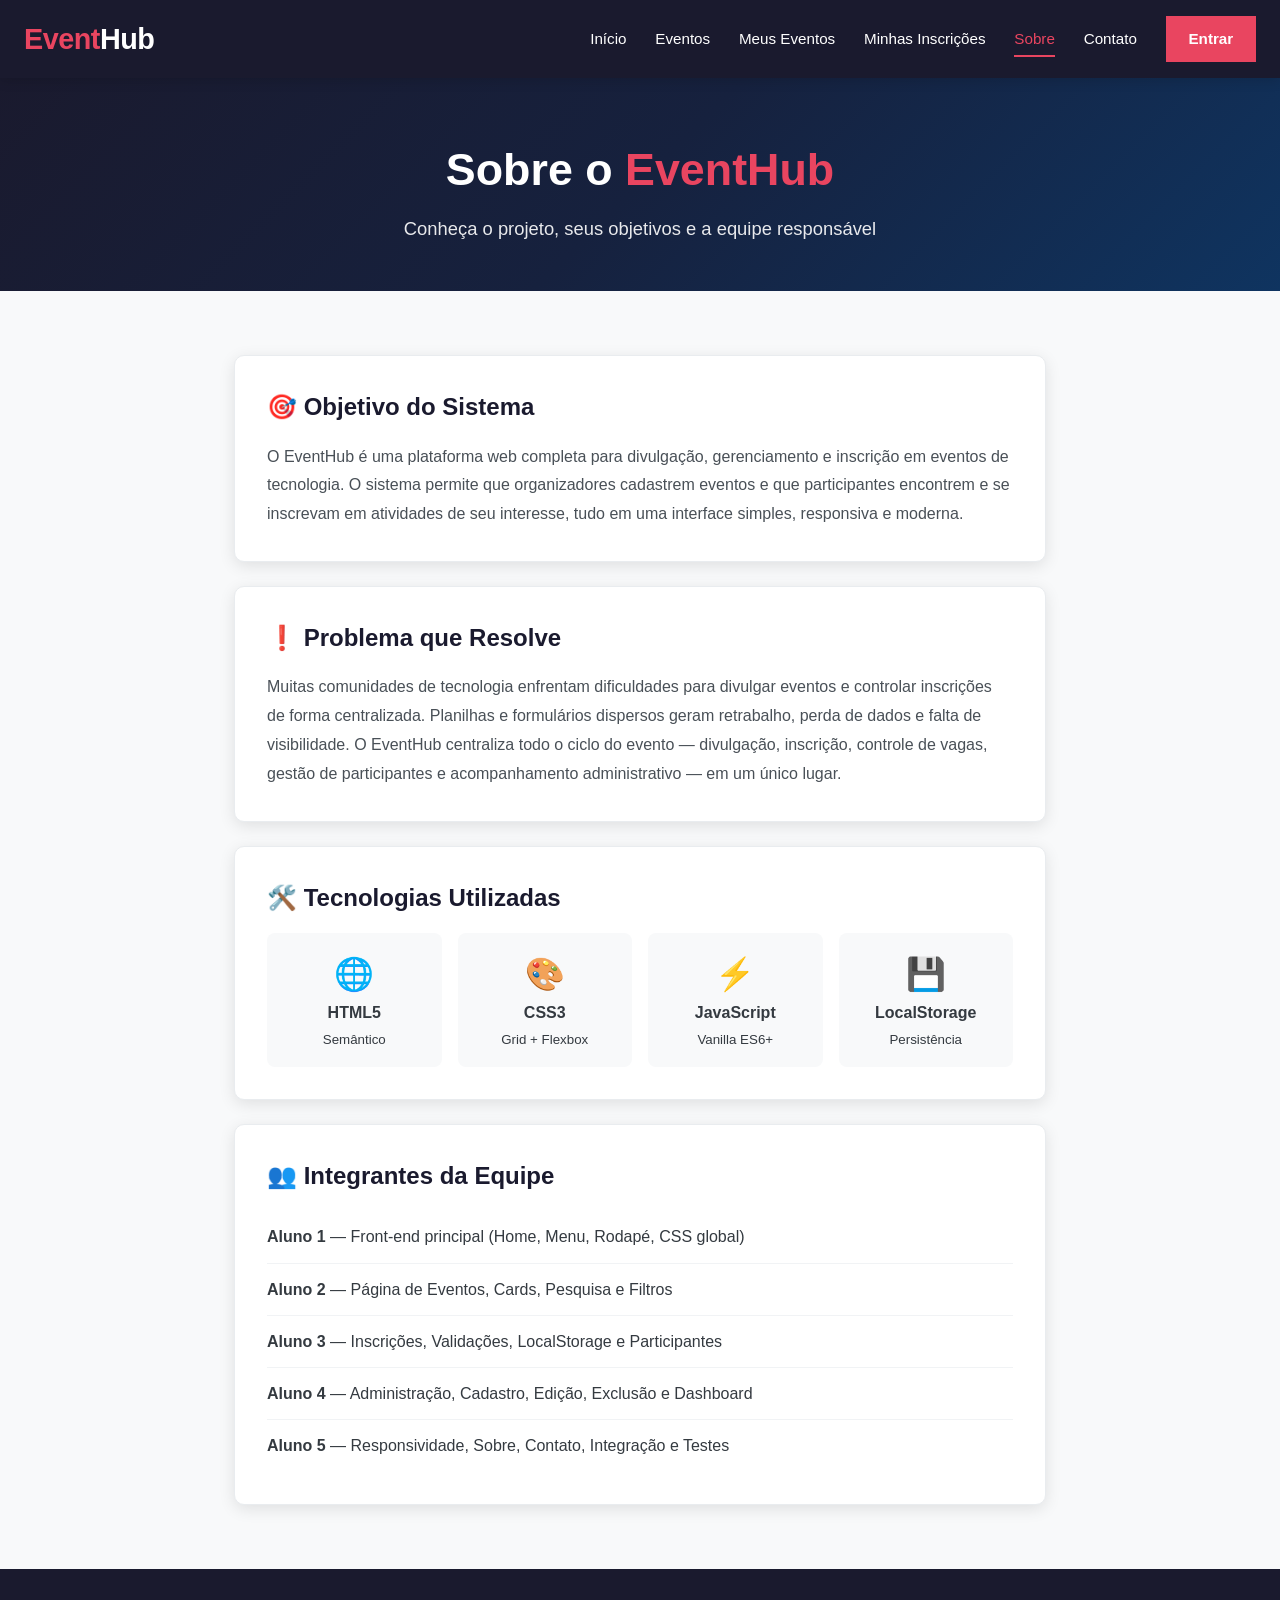
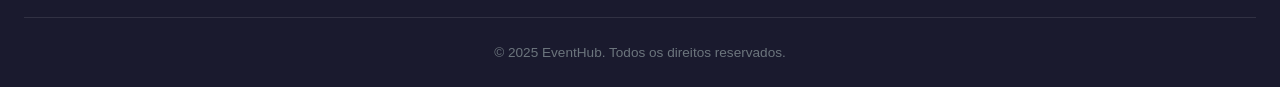
<file: sobre.html>
<!DOCTYPE html>
<html lang="pt-BR">
<head>
  <meta charset="UTF-8">
  <meta name="viewport" content="width=device-width, initial-scale=1.0">
  <title>Sobre — EventHub</title>
  <link rel="stylesheet" href="css/style.css">
</head>
<body>
  <!-- HEADER PADRONIZADO -->
  <header class="site-header">
    <div class="container navbar">
      <a href="index.html" class="logo">Event<span>Hub</span></a>
      <nav>
        <ul class="nav-menu" id="navMenu">
          <li><a href="index.html">Início</a></li>
          <li><a href="eventos.html">Eventos</a></li>
          <li id="adminLink" style="display:none;"><a href="admin.html">Admin</a></li>
          <li><a href="meus-eventos.html">Meus Eventos</a></li> <!-- 👈 NOVO LINK FIXO -->
          <li><a href="participantes.html">Minhas Inscrições</a></li>
          <li><a href="sobre.html" class="active">Sobre</a></li>
          <li><a href="contato.html">Contato</a></li>
          <li id="userMenu"><a href="login.html" class="btn-login">Entrar</a></li>
        </ul>
      </nav>
      <button class="mobile-toggle" id="mobileToggle" aria-label="Menu">☰</button>
    </div>
  </header>

  <section class="page-header">
    <div class="container">
      <h1>Sobre o <span>EventHub</span></h1>
      <p>Conheça o projeto, seus objetivos e a equipe responsável</p>
    </div>
  </section>

  <section style="padding:4rem 0; flex:1;">
    <div class="container" style="max-width:860px;">
      <div class="form-card" style="margin-bottom:1.5rem;">
        <h2 style="color:var(--dark); margin-bottom:1rem;">🎯 Objetivo do Sistema</h2>
        <p style="color:var(--gray-700); line-height:1.8;">
          O EventHub é uma plataforma web completa para divulgação, gerenciamento e inscrição em eventos
          de tecnologia. O sistema permite que organizadores cadastrem eventos e que participantes encontrem
          e se inscrevam em atividades de seu interesse, tudo em uma interface simples, responsiva e moderna.
        </p>
      </div>

      <div class="form-card" style="margin-bottom:1.5rem;">
        <h2 style="color:var(--dark); margin-bottom:1rem;">❗ Problema que Resolve</h2>
        <p style="color:var(--gray-700); line-height:1.8;">
          Muitas comunidades de tecnologia enfrentam dificuldades para divulgar eventos e controlar inscrições
          de forma centralizada. Planilhas e formulários dispersos geram retrabalho, perda de dados e falta
          de visibilidade. O EventHub centraliza todo o ciclo do evento — divulgação, inscrição, controle
          de vagas, gestão de participantes e acompanhamento administrativo — em um único lugar.
        </p>
      </div>

      <div class="form-card" style="margin-bottom:1.5rem;">
        <h2 style="color:var(--dark); margin-bottom:1rem;">🛠️ Tecnologias Utilizadas</h2>
        <div style="display:grid; grid-template-columns:repeat(auto-fit,minmax(140px,1fr)); gap:1rem; margin-top:1rem;">
          <div style="text-align:center; padding:1rem; background:var(--gray-50); border-radius:8px;">
            <div style="font-size:2rem;">🌐</div><strong>HTML5</strong><br><small>Semântico</small>
          </div>
          <div style="text-align:center; padding:1rem; background:var(--gray-50); border-radius:8px;">
            <div style="font-size:2rem;">🎨</div><strong>CSS3</strong><br><small>Grid + Flexbox</small>
          </div>
          <div style="text-align:center; padding:1rem; background:var(--gray-50); border-radius:8px;">
            <div style="font-size:2rem;">⚡</div><strong>JavaScript</strong><br><small>Vanilla ES6+</small>
          </div>
          <div style="text-align:center; padding:1rem; background:var(--gray-50); border-radius:8px;">
            <div style="font-size:2rem;">💾</div><strong>LocalStorage</strong><br><small>Persistência</small>
          </div>
        </div>
      </div>

      <div class="form-card">
        <h2 style="color:var(--dark); margin-bottom:1rem;">👥 Integrantes da Equipe</h2>
        <ul style="list-style:none;">
          <li style="padding:0.8rem 0; border-bottom:1px solid var(--gray-100);">
            <strong>Aluno 1</strong> — Front-end principal (Home, Menu, Rodapé, CSS global)
          </li>
          <li style="padding:0.8rem 0; border-bottom:1px solid var(--gray-100);">
            <strong>Aluno 2</strong> — Página de Eventos, Cards, Pesquisa e Filtros
          </li>
          <li style="padding:0.8rem 0; border-bottom:1px solid var(--gray-100);">
            <strong>Aluno 3</strong> — Inscrições, Validações, LocalStorage e Participantes
          </li>
          <li style="padding:0.8rem 0; border-bottom:1px solid var(--gray-100);">
            <strong>Aluno 4</strong> — Administração, Cadastro, Edição, Exclusão e Dashboard
          </li>
          <li style="padding:0.8rem 0;">
            <strong>Aluno 5</strong> — Responsividade, Sobre, Contato, Integração e Testes
          </li>
        </ul>
      </div>
    </div>
  </section>

  <footer>
    <div class="container">
      <div class="footer-bottom">
        <p>&copy; 2025 EventHub. Todos os direitos reservados.</p>
      </div>
    </div>
  </footer>

  <!-- SCRIPTS OBRIGATÓRIOS -->
  <script src="js/app.js"></script>
  <script src="js/auth.js"></script>
</body>
</html>
</file>
<file: css/style.css>
/* ========== RESET E VARIÁVEIS GLOBAIS ========== */
*, *::before, *::after { margin: 0; padding: 0; box-sizing: border-box; }

:root {
  --primary: #e94560;
  --primary-dark: #c73650;
  --dark: #1a1a2e;
  --dark-2: #16213e;
  --dark-3: #0f3460;
  --gray-50: #f8f9fa;
  --gray-100: #f1f3f5;
  --gray-200: #e9ecef;
  --gray-300: #dee2e6;
  --gray-500: #adb5bd;
  --gray-600: #6c757d;
  --gray-700: #495057;
  --gray-800: #343a40;
  --success: #27ae60;
  --warning: #e67e22;
  --danger: #e74c3c;
  --info: #3498db;
  --radius: 10px;
  --radius-sm: 6px;
  --shadow-sm: 0 2px 8px rgba(0,0,0,0.06);
  --shadow-md: 0 4px 16px rgba(0,0,0,0.1);
  --shadow-lg: 0 10px 40px rgba(0,0,0,0.15);
  --transition: all 0.3s cubic-bezier(0.4, 0, 0.2, 1);
}

html { scroll-behavior: smooth; }
body {
  font-family: 'Segoe UI', -apple-system, BlinkMacSystemFont, sans-serif;
  background: var(--gray-50);
  color: var(--gray-800);
  line-height: 1.6;
  min-height: 100vh;
  display: flex;
  flex-direction: column;
}
a { text-decoration: none; color: inherit; }
button { font-family: inherit; cursor: pointer; border: none; background: none; }
.container { max-width: 1280px; margin: 0 auto; padding: 0 24px; width: 100%; }
:focus-visible { outline: 3px solid var(--primary); outline-offset: 2px; }

/* ========== HEADER / NAV ========== */
.site-header {
  background: var(--dark);
  color: white;
  padding: 1rem 0;
  position: sticky;
  top: 0;
  z-index: 200;
  box-shadow: 0 2px 12px rgba(0,0,0,0.15);
}
.navbar {
  display: flex;
  justify-content: space-between;
  align-items: center;
  gap: 1rem;
}
.logo { font-size: 1.8rem; font-weight: 800; color: var(--primary); letter-spacing: -0.5px; }
.logo span { color: white; }
.nav-menu { display: flex; list-style: none; gap: 1.8rem; align-items: center; }
.nav-menu a {
  color: white; font-weight: 500; font-size: 0.95rem;
  transition: var(--transition); padding: 0.5rem 0;
  border-bottom: 2px solid transparent;
}
.nav-menu a:hover, .nav-menu a.active {
  color: var(--primary); border-bottom-color: var(--primary);
}
.btn-login {
  background: var(--primary); padding: 0.55rem 1.3rem;
  border-radius: var(--radius-sm); color: white !important;
  font-weight: 600; border-bottom: none !important;
}
.btn-login:hover { background: var(--primary-dark); }
.mobile-toggle {
  display: none; color: white; font-size: 1.8rem; padding: 0.3rem;
}

/* ========== BOTÕES ========== */
.btn {
  padding: 0.75rem 1.5rem; border-radius: var(--radius-sm);
  font-weight: 700; font-size: 0.9rem; transition: var(--transition);
  display: inline-flex; align-items: center; justify-content: center;
  gap: 0.4rem; border: 2px solid transparent; cursor: pointer;
}
.btn-primary { background: var(--primary); color: white; }
.btn-primary:hover { background: var(--primary-dark); transform: translateY(-2px); box-shadow: 0 6px 20px rgba(233,69,96,0.4); }
.btn-outline { background: white; color: var(--gray-700); border-color: var(--gray-300); }
.btn-outline:hover { border-color: var(--primary); color: var(--primary); }
.btn-success { background: var(--success); color: white; }
.btn-success:hover { background: #219150; }
.btn-danger { background: var(--danger); color: white; }
.btn-danger:hover { background: #c0392b; }
.btn-sm { padding: 0.4rem 0.9rem; font-size: 0.8rem; }
.btn:disabled { opacity: 0.5; cursor: not-allowed; transform: none !important; }

/* ========== BANNER / PAGE HEADER ========== */
.page-header {
  background: linear-gradient(135deg, var(--dark) 0%, var(--dark-2) 50%, var(--dark-3) 100%);
  color: white; padding: 3.5rem 0 3rem; text-align: center; position: relative;
}
.page-header h1 { font-size: clamp(1.8rem, 4vw, 2.8rem); margin-bottom: 0.5rem; font-weight: 800; }
.page-header h1 span { color: var(--primary); }
.page-header p { opacity: 0.9; font-size: clamp(0.95rem, 1.5vw, 1.15rem); max-width: 600px; margin: 0 auto; }

.hero {
  background: linear-gradient(135deg, var(--dark) 0%, var(--dark-2) 50%, var(--dark-3) 100%);
  color: white; padding: 5rem 0; text-align: center;
}
.hero h1 { font-size: clamp(2rem, 5vw, 3rem); margin-bottom: 1rem; }
.hero h1 span { color: var(--primary); }
.hero p { font-size: 1.15rem; margin-bottom: 2rem; opacity: 0.9; max-width: 700px; margin-left: auto; margin-right: auto; }
.hero-actions { display: flex; justify-content: center; gap: 1rem; flex-wrap: wrap; }

/* ========== FOOTER ========== */
footer { background: var(--dark); color: white; padding: 3rem 0 1.5rem; margin-top: auto; }
.footer-grid {
  display: grid; grid-template-columns: repeat(auto-fit, minmax(200px, 1fr));
  gap: 2rem; margin-bottom: 2rem;
}
.footer-col h4 { color: var(--primary); margin-bottom: 1rem; font-size: 1.05rem; }
.footer-col ul { list-style: none; }
.footer-col ul li { margin-bottom: 0.6rem; }
.footer-col ul li a { color: var(--gray-500); transition: var(--transition); font-size: 0.92rem; }
.footer-col ul li a:hover { color: var(--primary); }
.footer-col p { color: var(--gray-500); font-size: 0.92rem; margin-bottom: 0.6rem; }
.footer-bottom {
  border-top: 1px solid rgba(255,255,255,0.1);
  padding-top: 1.5rem; text-align: center;
  color: var(--gray-600); font-size: 0.85rem;
}

/* ========== TOAST ========== */
.toast-container {
  position: fixed; bottom: 1.5rem; right: 1.5rem;
  z-index: 2000; display: flex; flex-direction: column; gap: 0.6rem; max-width: 360px;
}
.toast {
  background: white; border-radius: var(--radius-sm); padding: 0.9rem 1.1rem;
  box-shadow: var(--shadow-lg); display: flex; align-items: center; gap: 0.7rem;
  border-left: 4px solid var(--info); animation: toastIn 0.4s ease; font-size: 0.9rem;
}
.toast.success { border-left-color: var(--success); }
.toast.warning { border-left-color: var(--warning); }
.toast.error { border-left-color: var(--danger); }
@keyframes toastIn { from { opacity: 0; transform: translateX(100%); } to { opacity: 1; transform: translateX(0); } }

/* ========== FORMULÁRIOS ========== */
.form-group { margin-bottom: 1.2rem; }
.form-group label {
  display: block; font-weight: 700; margin-bottom: 0.4rem;
  font-size: 0.88rem; color: var(--dark);
}
.form-group label .req { color: var(--danger); margin-left: 2px; }
.form-group input,
.form-group select,
.form-group textarea {
  width: 100%; padding: 0.75rem 0.9rem;
  border: 1.5px solid var(--gray-300); border-radius: var(--radius-sm);
  font-size: 0.95rem; font-family: inherit;
  background: white; transition: var(--transition); outline: none;
}
.form-group input:focus,
.form-group select:focus,
.form-group textarea:focus {
  border-color: var(--primary);
  box-shadow: 0 0 0 3px rgba(233,69,96,0.12);
}
.form-group input.error,
.form-group select.error,
.form-group textarea.error {
  border-color: var(--danger); background: #fff5f5;
}
.form-group .error-msg {
  color: var(--danger); font-size: 0.8rem;
  margin-top: 0.3rem; display: none;
}
.form-group.has-error .error-msg { display: block; }
.form-group textarea { resize: vertical; min-height: 100px; }
.form-row { display: grid; grid-template-columns: 1fr 1fr; gap: 1rem; }
.form-card {
  background: white; border-radius: var(--radius); padding: 2rem;
  box-shadow: var(--shadow-md); border: 1px solid var(--gray-200);
}

/* ========== BADGES / TAGS ========== */
.badge {
  display: inline-flex; align-items: center; gap: 0.3rem;
  padding: 0.3rem 0.7rem; border-radius: 12px;
  font-size: 0.75rem; background: #e8f5e9; color: var(--success); font-weight: 700;
}
.badge.low { background: #fff3e0; color: var(--warning); }
.badge.full { background: #ffebee; color: var(--danger); }
.badge.info { background: #e3f2fd; color: var(--info); }

/* ========== RESPONSIVIDADE GLOBAL ========== */
@media (max-width: 768px) {
  .nav-menu { display: none; }
  .nav-menu.mobile-open {
    display: flex; flex-direction: column; position: absolute;
    top: 100%; left: 0; right: 0; background: var(--dark);
    padding: 1rem 1.5rem; gap: 0.8rem; box-shadow: 0 8px 20px rgba(0,0,0,0.3);
  }
  .mobile-toggle { display: block; }
  .form-row { grid-template-columns: 1fr; }
  .toast-container { left: 1rem; right: 1rem; max-width: none; }
}

/* ============================================================
   PADRONIZAÇÃO GLOBAL DE IMAGENS REAIS
   ============================================================ */
.img-cover {
  width: 100%;
  height: 100%;
  object-fit: cover;
  display: block;
  transition: transform 0.5s ease;
}

.event-card:hover .img-cover,
.category-card:hover .img-cover {
  transform: scale(1.08);
}

/* Botão retangular */
.nav-menu a.btn-login,
.nav-menu #logoutBtn {
  background: var(--primary);
  padding: 0.55rem 1.3rem;
  border-radius: 0px !important;
  color: white !important;
  font-weight: 600;
  transition: var(--transition);
  border: 2px solid var(--primary) !important;
  display: inline-flex;
  align-items: center;
  justify-content: center;
}

.nav-menu a.btn-login:hover,
.nav-menu #logoutBtn:hover {
  background: var(--primary-dark) !important;
  border-color: var(--primary-dark) !important;
  color: white !important;
}

/* Ajuste dos containers de imagem */
.event-image-photo {
  position: relative;
  overflow: hidden;
  height: 200px;
  padding: 0;
  background: var(--gray-200);
}

.event-image-photo::after {
  content: '';
  position: absolute;
  inset: 0;
  background: linear-gradient(to bottom, transparent 60%, rgba(0,0,0,0.4) 100%);
  pointer-events: none;
}

.event-image-photo .event-category-badge {
  position: absolute;
  top: 12px;
  left: 12px;
  z-index: 2;
  background: rgba(26, 26, 46, 0.92);
}

.category-photo {
  height: 120px;
  overflow: hidden;
  position: relative;
  background: var(--gray-200);
}

.event-detail-hero-photo {
  position: relative;
  overflow: hidden;
  height: 320px;
  padding: 0;
  background: var(--gray-200);
  border-radius: var(--radius);
  margin-bottom: 1.5rem;
}

.event-detail-hero-photo .event-category-badge {
  position: absolute;
  top: 15px;
  left: 15px;
  z-index: 2;
}

/* ============================================================
   GLASSMORPHISM (Efeito de Vidro)
   ============================================================ */
.auth-card, .modal {
  background: rgba(255, 255, 255, 0.85) !important;
  backdrop-filter: blur(12px);
  -webkit-backdrop-filter: blur(12px);
  border: 1px solid rgba(255, 255, 255, 0.3) !important;
}

.modal-hero { border-radius: 16px 16px 0 0; }

/* ============================================================
   MICRO-INTERAÇÕES (Efeito de aperto nos botões)
   ============================================================ */
button, .btn {
  transition: transform 0.1s ease, background 0.3s;
}
button:active, .btn:active {
  transform: scale(0.96) !important;
}

/* ============================================================
   SKELETON LOADING (Tela de carregamento dos cards)
   ============================================================ */
@keyframes shimmer {
  0% { background-position: -1000px 0; }
  100% { background-position: 1000px 0; }
}

.skeleton {
  background: linear-gradient(90deg, #f0f0f0 25%, #e0e0e0 50%, #f0f0f0 75%);
  background-size: 1000px 100%;
  animation: shimmer 2s infinite linear;
  border-radius: 6px;
}

.skeleton-text { height: 16px; margin-bottom: 8px; width: 100%; }
.skeleton-title { height: 24px; margin-bottom: 12px; width: 70%; }
.skeleton-image { height: 180px; width: 100%; border-radius: 10px 10px 0 0; }
</file>
<file: css/eventos.css>
/* ========== FILTROS ========== */
.filters-section {
  background: white; padding: 1.5rem 0;
  box-shadow: var(--shadow-sm); border-bottom: 1px solid var(--gray-200);
}
.filters-grid {
  display: grid; grid-template-columns: 2fr 1.2fr 1fr 1.2fr auto;
  gap: 1rem; align-items: end;
}
.filter-group { display: flex; flex-direction: column; min-width: 0; }
.filter-group label {
  font-size: 0.8rem; font-weight: 700; color: var(--dark);
  margin-bottom: 0.4rem; text-transform: uppercase; letter-spacing: 0.5px;
}
.filter-group input, .filter-group select {
  padding: 0.7rem 0.9rem; border: 1.5px solid var(--gray-300);
  border-radius: var(--radius-sm); font-size: 0.92rem;
  background: var(--gray-50); transition: var(--transition); outline: none; width: 100%;
}
.filter-group input:focus, .filter-group select:focus {
  border-color: var(--primary); background: white;
  box-shadow: 0 0 0 3px rgba(233,69,96,0.12);
}
.btn-clear {
  padding: 0.7rem 1.1rem; background: var(--gray-100);
  border: 1.5px solid var(--gray-300); border-radius: var(--radius-sm);
  font-weight: 700; color: var(--gray-700); transition: var(--transition);
  white-space: nowrap; font-size: 0.85rem;
}
.btn-clear:hover { background: var(--primary); color: white; border-color: var(--primary); }
.btn-clear:disabled { opacity: 0.4; cursor: not-allowed; }

.active-filters {
  display: flex; flex-wrap: wrap; gap: 0.5rem;
  margin-top: 1rem; align-items: center;
}
.active-filters:empty { display: none; }
.active-filters .label {
  font-size: 0.8rem; font-weight: 700; color: var(--gray-600);
  text-transform: uppercase; letter-spacing: 0.5px;
}
.filter-chip {
  display: inline-flex; align-items: center; gap: 0.4rem;
  background: rgba(233,69,96,0.1); color: var(--primary-dark);
  padding: 0.3rem 0.5rem 0.3rem 0.8rem; border-radius: 20px;
  font-size: 0.8rem; font-weight: 600; border: 1px solid rgba(233,69,96,0.25);
}
.filter-chip button {
  width: 18px; height: 18px; border-radius: 50%;
  background: rgba(233,69,96,0.2); color: var(--primary-dark);
  font-size: 0.65rem; display: flex; align-items: center; justify-content: center;
}
.filter-chip button:hover { background: var(--primary); color: white; }

/* ========== GRID DE EVENTOS ========== */
.events-section { padding: 2rem 0 4rem; flex: 1; }
.results-bar {
  display: flex; justify-content: space-between; align-items: center;
  margin-bottom: 1.5rem; flex-wrap: wrap; gap: 1rem;
}
.results-count { color: var(--gray-600); font-size: 0.95rem; }
.results-count strong { color: var(--primary); font-size: 1.15rem; }

.events-grid {
  display: grid; grid-template-columns: repeat(auto-fill, minmax(300px, 1fr));
  gap: 1.8rem;
}
.event-card {
  background: white; border-radius: var(--radius); overflow: hidden;
  box-shadow: var(--shadow-sm); transition: var(--transition);
  display: flex; flex-direction: column; border: 1px solid var(--gray-200);
}
.event-card:hover { transform: translateY(-6px); box-shadow: var(--shadow-lg); }
.event-image {
  height: 180px; display: flex; align-items: center; justify-content: center;
  font-size: 4rem; color: white; position: relative;
}
.event-category-badge {
  position: absolute; top: 12px; left: 12px;
  background: rgba(26,26,46,0.92); color: white;
  padding: 0.35rem 0.85rem; border-radius: 20px;
  font-size: 0.72rem; font-weight: 700;
  text-transform: uppercase; letter-spacing: 0.5px;
}
.event-info { padding: 1.4rem; flex: 1; display: flex; flex-direction: column; }
.event-info h3 { font-size: 1.2rem; margin-bottom: 0.7rem; color: var(--dark); line-height: 1.3; }
.event-meta-list { list-style: none; margin-bottom: 0.9rem; font-size: 0.86rem; color: var(--gray-700); }
.event-meta-list li { margin-bottom: 0.35rem; display: flex; align-items: center; gap: 0.5rem; }
.event-meta-list .icon { width: 20px; text-align: center; flex-shrink: 0; }
.event-description {
  color: var(--gray-600); font-size: 0.88rem; margin-bottom: 1rem; flex: 1;
  display: -webkit-box; -webkit-line-clamp: 3; -webkit-box-orient: vertical; overflow: hidden;
}
.event-footer {
  display: flex; justify-content: space-between; align-items: center;
  padding-top: 0.9rem; border-top: 1px solid var(--gray-100); gap: 0.5rem;
}
.empty-state {
  grid-column: 1 / -1; text-align: center; padding: 4rem 2rem;
  background: white; border-radius: var(--radius);
  box-shadow: var(--shadow-sm); border: 2px dashed var(--gray-300);
}
.empty-state .icon { font-size: 4rem; margin-bottom: 1rem; display: block; opacity: 0.7; }
.empty-state h3 { color: var(--dark); margin-bottom: 0.5rem; font-size: 1.5rem; }
.empty-state p { color: var(--gray-600); margin-bottom: 1.5rem; }

/* ========== CATEGORIAS ========== */
.categories-section { padding: 4rem 0; background: white; }
.section-title { font-size: 2rem; text-align: center; margin-bottom: 0.5rem; color: var(--dark); }
.section-subtitle { text-align: center; color: var(--gray-600); margin-bottom: 2.5rem; }
.categories-grid {
  display: grid; grid-template-columns: repeat(auto-fit, minmax(150px, 1fr)); gap: 1.5rem;
}
.category-card {
  background: var(--gray-50); border-radius: var(--radius); padding: 2rem 1rem;
  text-align: center; transition: var(--transition); cursor: pointer;
  border: 2px solid transparent;
}
.category-card:hover {
  border-color: var(--primary); transform: translateY(-5px); background: white;
  box-shadow: 0 8px 25px rgba(233,69,96,0.15);
}
.category-icon { font-size: 2.5rem; margin-bottom: 0.8rem; display: block; }
.category-card h3 { font-size: 1.1rem; color: var(--dark); margin-bottom: 0.3rem; }
.category-card span { font-size: 0.85rem; color: var(--gray-600); }

/* ========== PÁGINA DE DETALHES ========== */
.event-detail { padding: 3rem 0; }
.event-detail-grid {
  display: grid; grid-template-columns: 2fr 1fr; gap: 2rem;
}
.event-detail-hero {
  height: 250px; border-radius: var(--radius);
  display: flex; align-items: center; justify-content: center;
  font-size: 6rem; color: white; margin-bottom: 1.5rem;
}
.event-detail-content h1 { font-size: 2rem; color: var(--dark); margin-bottom: 1rem; }
.event-detail-meta {
  display: grid; grid-template-columns: repeat(auto-fit, minmax(180px, 1fr));
  gap: 1rem; margin-bottom: 2rem;
}
.meta-item {
  background: white; border-radius: var(--radius-sm); padding: 1rem;
  border: 1px solid var(--gray-200); display: flex; gap: 0.7rem;
}
.meta-item .icon { font-size: 1.4rem; }
.meta-item .label {
  font-size: 0.72rem; text-transform: uppercase; letter-spacing: 0.5px;
  color: var(--gray-500); font-weight: 700;
}
.meta-item .value { font-size: 0.92rem; color: var(--dark); font-weight: 600; }
.programacao { background: white; border-radius: var(--radius); padding: 1.5rem; border: 1px solid var(--gray-200); }
.programacao h3 { margin-bottom: 1rem; color: var(--dark); }
.programacao-item {
  display: flex; gap: 1rem; padding: 0.8rem 0; border-bottom: 1px solid var(--gray-100);
}
.programacao-item:last-child { border-bottom: none; }
.programacao-item .time { font-weight: 700; color: var(--primary); min-width: 70px; }
.sidebar-card {
  background: white; border-radius: var(--radius); padding: 1.5rem;
  border: 1px solid var(--gray-200); box-shadow: var(--shadow-sm); margin-bottom: 1.5rem;
}
.sidebar-card h3 { margin-bottom: 1rem; color: var(--dark); font-size: 1.1rem; }
.vagas-info { margin-bottom: 1.5rem; }
.vagas-info .count { font-size: 2rem; font-weight: 800; color: var(--primary); }
.vagas-info .label { font-size: 0.85rem; color: var(--gray-600); }

/* ========== RESPONSIVIDADE ========== */
@media (max-width: 992px) {
  .filters-grid { grid-template-columns: 1fr 1fr; }
  .filters-grid .btn-clear { grid-column: 1 / -1; }
  .event-detail-grid { grid-template-columns: 1fr; }
}
@media (max-width: 768px) {
  .filters-grid { grid-template-columns: 1fr; }
  .events-grid { grid-template-columns: 1fr; }
  .event-detail-content h1 { font-size: 1.5rem; }
  .event-detail-hero { height: 180px; font-size: 4rem; }
}
</file>
<file: css/admin.css>
/* ========== DASHBOARD ========== */
.dashboard { padding: 3rem 0; flex: 1; }
.stats-grid {
  display: grid; grid-template-columns: repeat(auto-fit, minmax(200px, 1fr));
  gap: 1.5rem; margin-bottom: 2.5rem;
}
.stat-card {
  background: white; border-radius: var(--radius); padding: 1.5rem;
  box-shadow: var(--shadow-sm); border-left: 4px solid var(--primary);
  display: flex; align-items: center; gap: 1rem;
}
.stat-card.success { border-left-color: var(--success); }
.stat-card.info { border-left-color: var(--info); }
.stat-card.warning { border-left-color: var(--warning); }
.stat-card .icon { font-size: 2.2rem; }
.stat-card .number { font-size: 2rem; font-weight: 800; color: var(--dark); line-height: 1; }
.stat-card .label { font-size: 0.85rem; color: var(--gray-600); text-transform: uppercase; letter-spacing: 0.5px; }

.admin-section { margin-bottom: 2.5rem; }
.admin-section h2 {
  font-size: 1.4rem; color: var(--dark); margin-bottom: 1.2rem;
  display: flex; align-items: center; gap: 0.5rem;
}
.admin-toolbar {
  display: flex; gap: 1rem; margin-bottom: 1.5rem; flex-wrap: wrap;
  align-items: center; justify-content: space-between;
}
.admin-search {
  flex: 1; min-width: 200px; max-width: 400px;
  padding: 0.7rem 1rem; border: 1.5px solid var(--gray-300);
  border-radius: var(--radius-sm); font-size: 0.92rem; outline: none;
}
.admin-search:focus { border-color: var(--primary); }

.admin-table-wrapper {
  background: white; border-radius: var(--radius); overflow: hidden;
  box-shadow: var(--shadow-sm); border: 1px solid var(--gray-200);
  overflow-x: auto;
}
.admin-table { width: 100%; border-collapse: collapse; min-width: 700px; }
.admin-table thead { background: var(--gray-50); }
.admin-table th {
  text-align: left; padding: 1rem; font-size: 0.8rem;
  text-transform: uppercase; letter-spacing: 0.5px;
  color: var(--gray-600); font-weight: 700;
  border-bottom: 2px solid var(--gray-200);
}
.admin-table td {
  padding: 0.9rem 1rem; border-bottom: 1px solid var(--gray-100);
  font-size: 0.9rem; color: var(--gray-700); vertical-align: middle;
}
.admin-table tbody tr:hover { background: var(--gray-50); }
.admin-table tbody tr:last-child td { border-bottom: none; }
.admin-table .actions { display: flex; gap: 0.4rem; }

/* ========== PARTICIPANTES ========== */
.participantes-grid {
  display: grid; grid-template-columns: repeat(auto-fill, minmax(280px, 1fr));
  gap: 1.5rem;
}
.participante-card {
  background: white; border-radius: var(--radius); padding: 1.5rem;
  box-shadow: var(--shadow-sm); border: 1px solid var(--gray-200);
  display: flex; flex-direction: column; gap: 0.5rem;
}
.participante-header { display: flex; align-items: center; gap: 0.8rem; margin-bottom: 0.5rem; }
.participante-avatar {
  width: 48px; height: 48px; border-radius: 50%;
  background: linear-gradient(135deg, var(--primary), var(--primary-dark));
  color: white; display: flex; align-items: center; justify-content: center;
  font-weight: 800; font-size: 1.1rem;
}
.participante-nome { font-weight: 700; color: var(--dark); }
.participante-evento { font-size: 0.85rem; color: var(--gray-600); }
.participante-info {
  display: flex; justify-content: space-between; align-items: center;
  padding-top: 0.8rem; margin-top: 0.5rem;
  border-top: 1px solid var(--gray-100); font-size: 0.85rem;
}

/* ========== MODAL ========== */
.modal-overlay {
  position: fixed; inset: 0; background: rgba(15,20,40,0.75);
  backdrop-filter: blur(4px); z-index: 1000;
  display: none; align-items: center; justify-content: center; padding: 1rem;
}
.modal-overlay.open { display: flex; }
.modal {
  background: white; border-radius: 16px; max-width: 720px; width: 100%;
  max-height: 90vh; overflow-y: auto;
  box-shadow: 0 25px 80px rgba(0,0,0,0.3);
  animation: modalIn 0.35s ease; position: relative;
}
@keyframes modalIn { from { opacity: 0; transform: scale(0.9); } to { opacity: 1; transform: scale(1); } }
.modal-close {
  position: absolute; top: 1rem; right: 1rem;
  width: 38px; height: 38px; border-radius: 50%;
  background: rgba(255,255,255,0.95); color: var(--gray-800);
  font-size: 1.3rem; display: flex; align-items: center; justify-content: center;
  z-index: 10; transition: var(--transition);
}
.modal-close:hover { background: var(--primary); color: white; transform: rotate(90deg); }
.modal-body { padding: 2rem; }
.modal-body h2 { font-size: 1.6rem; margin-bottom: 1.5rem; color: var(--dark); }

@media (max-width: 768px) {
  .stats-grid { grid-template-columns: 1fr 1fr; }
  .admin-toolbar { flex-direction: column; align-items: stretch; }
  .admin-search { max-width: none; }
  .participantes-grid { grid-template-columns: 1fr; }
}
</file>
